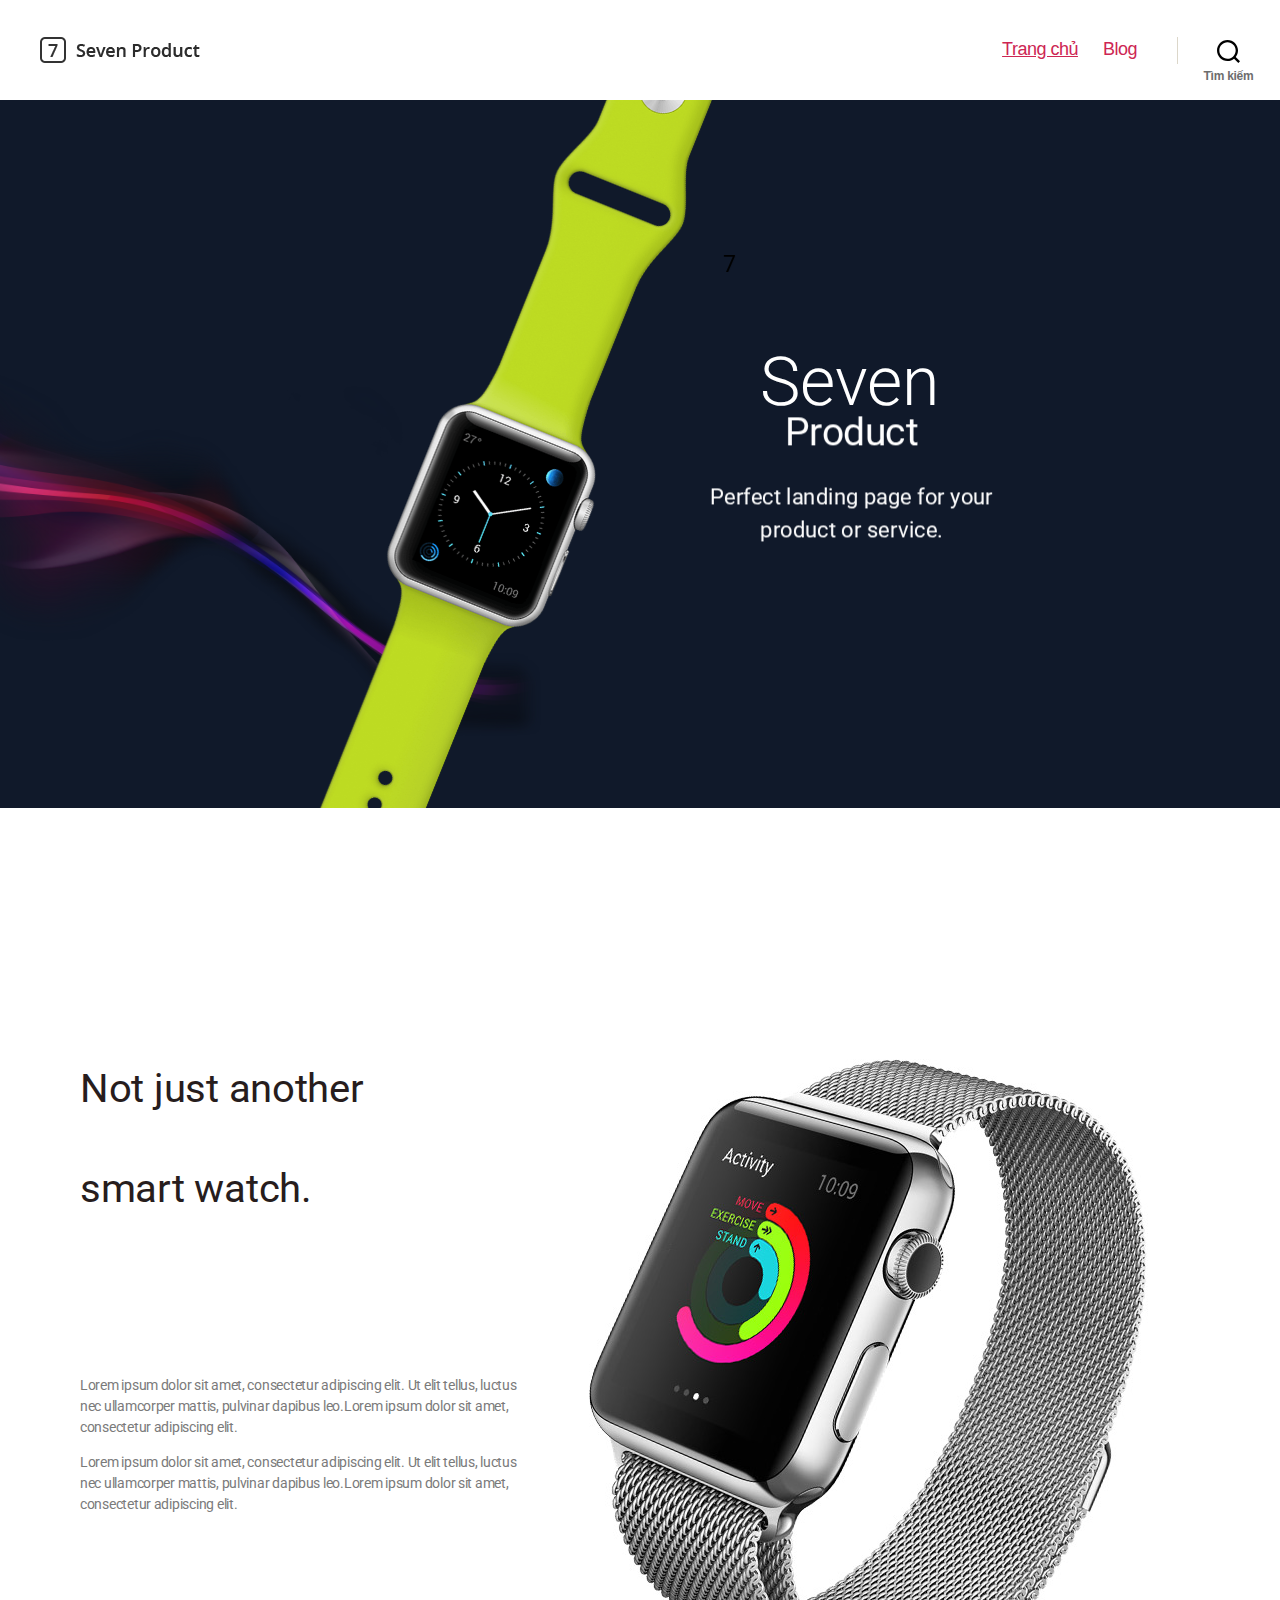
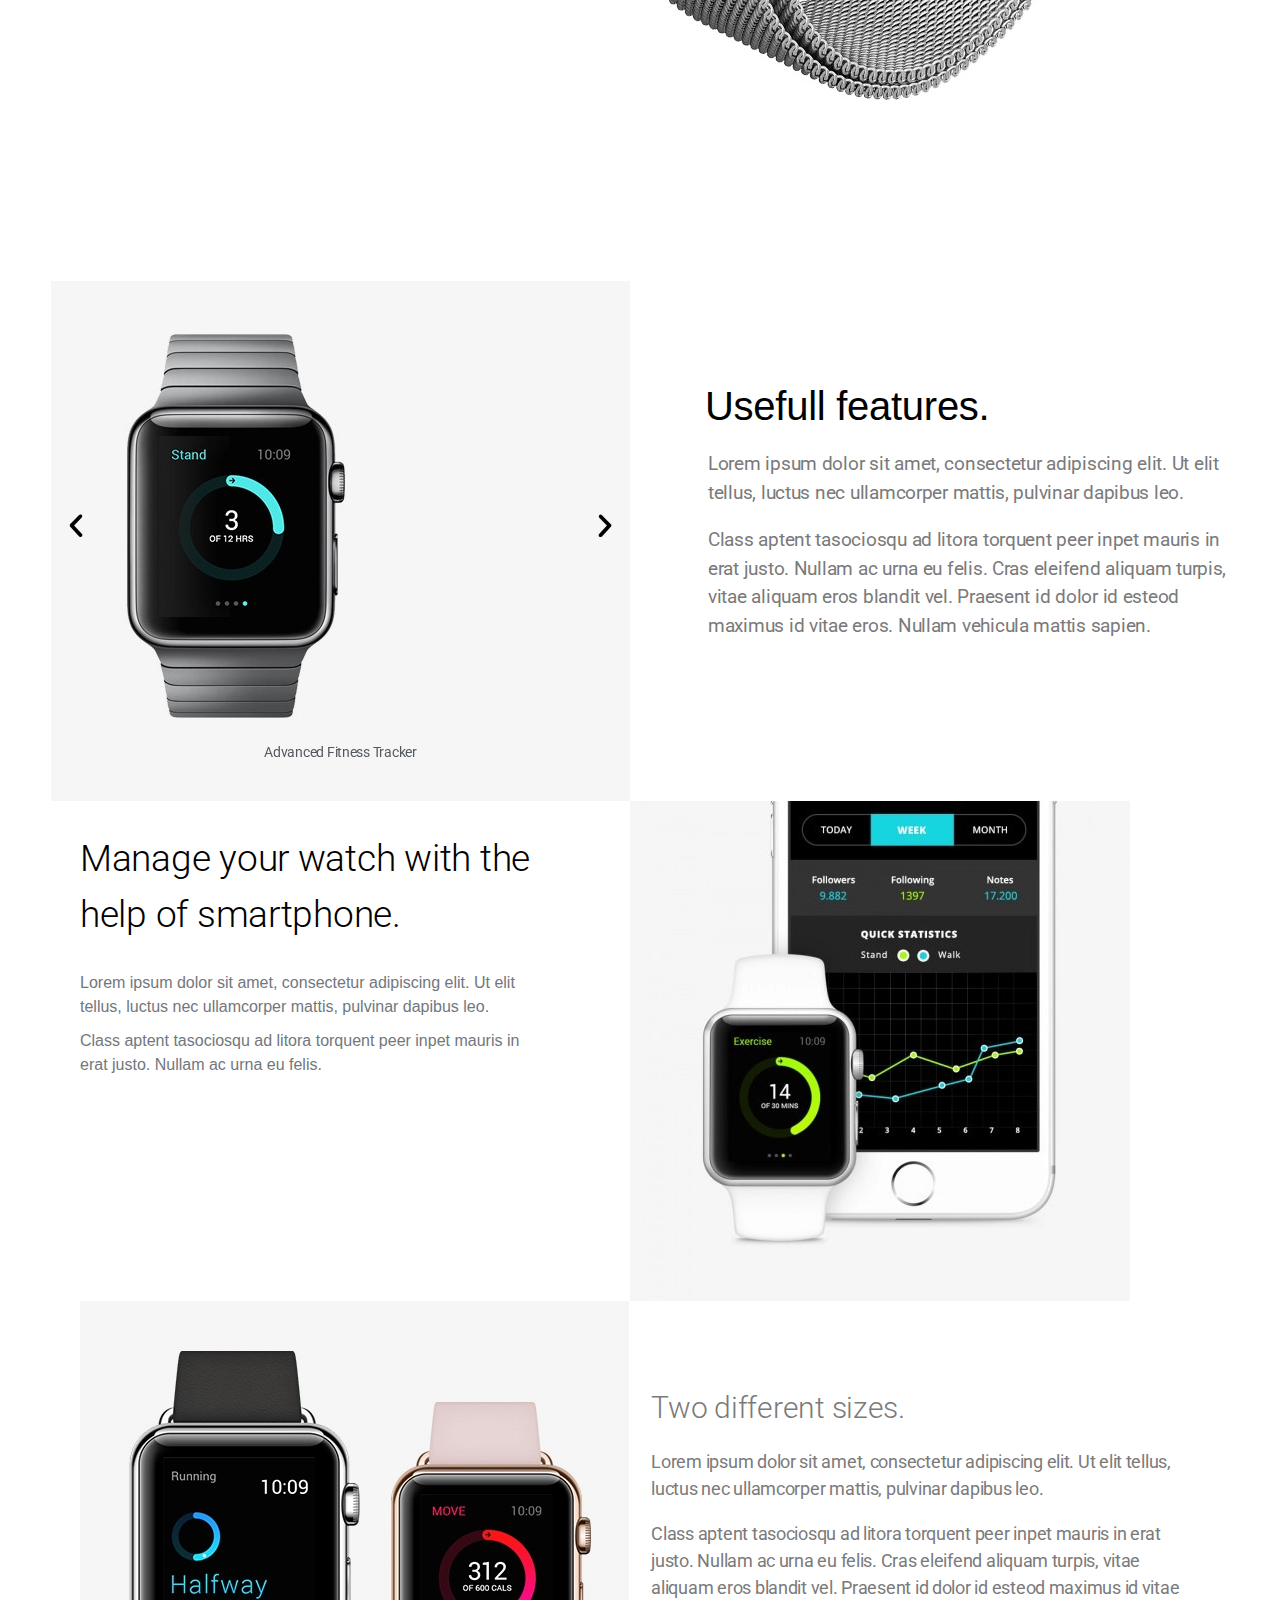
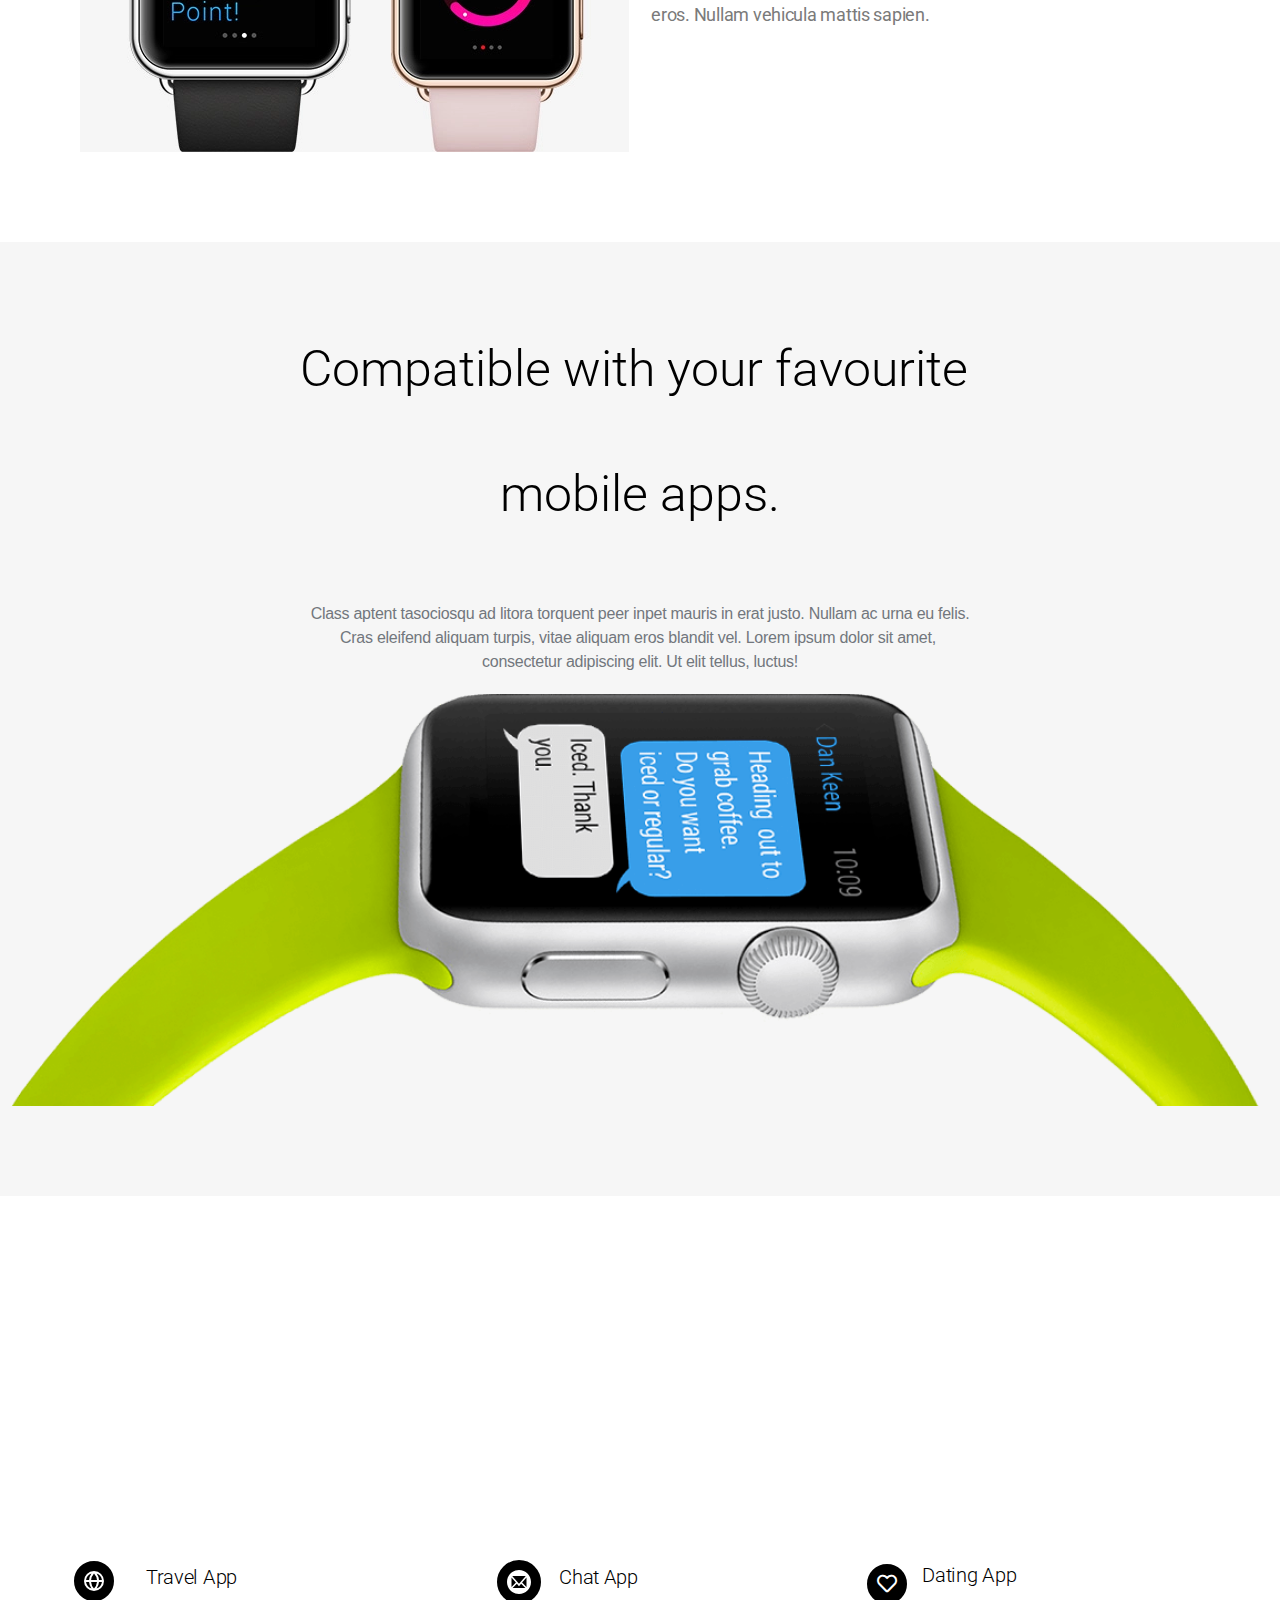
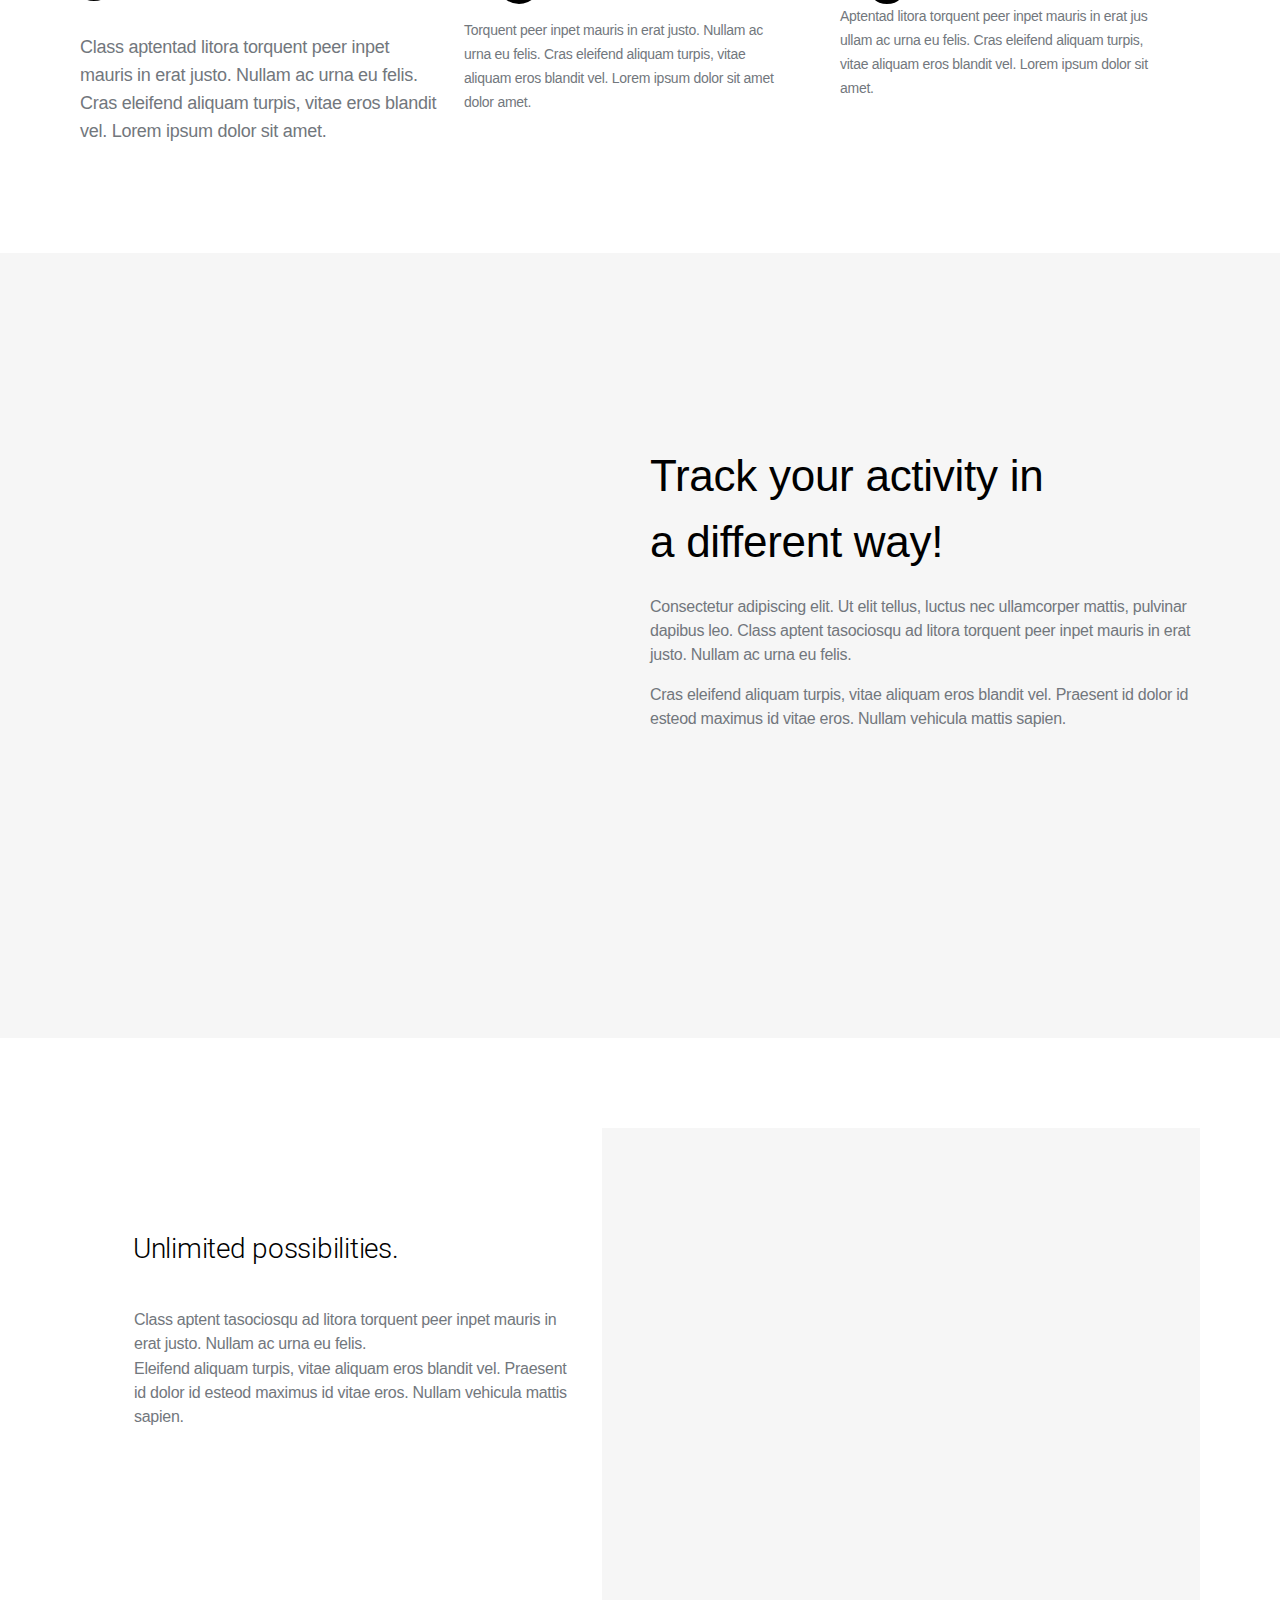
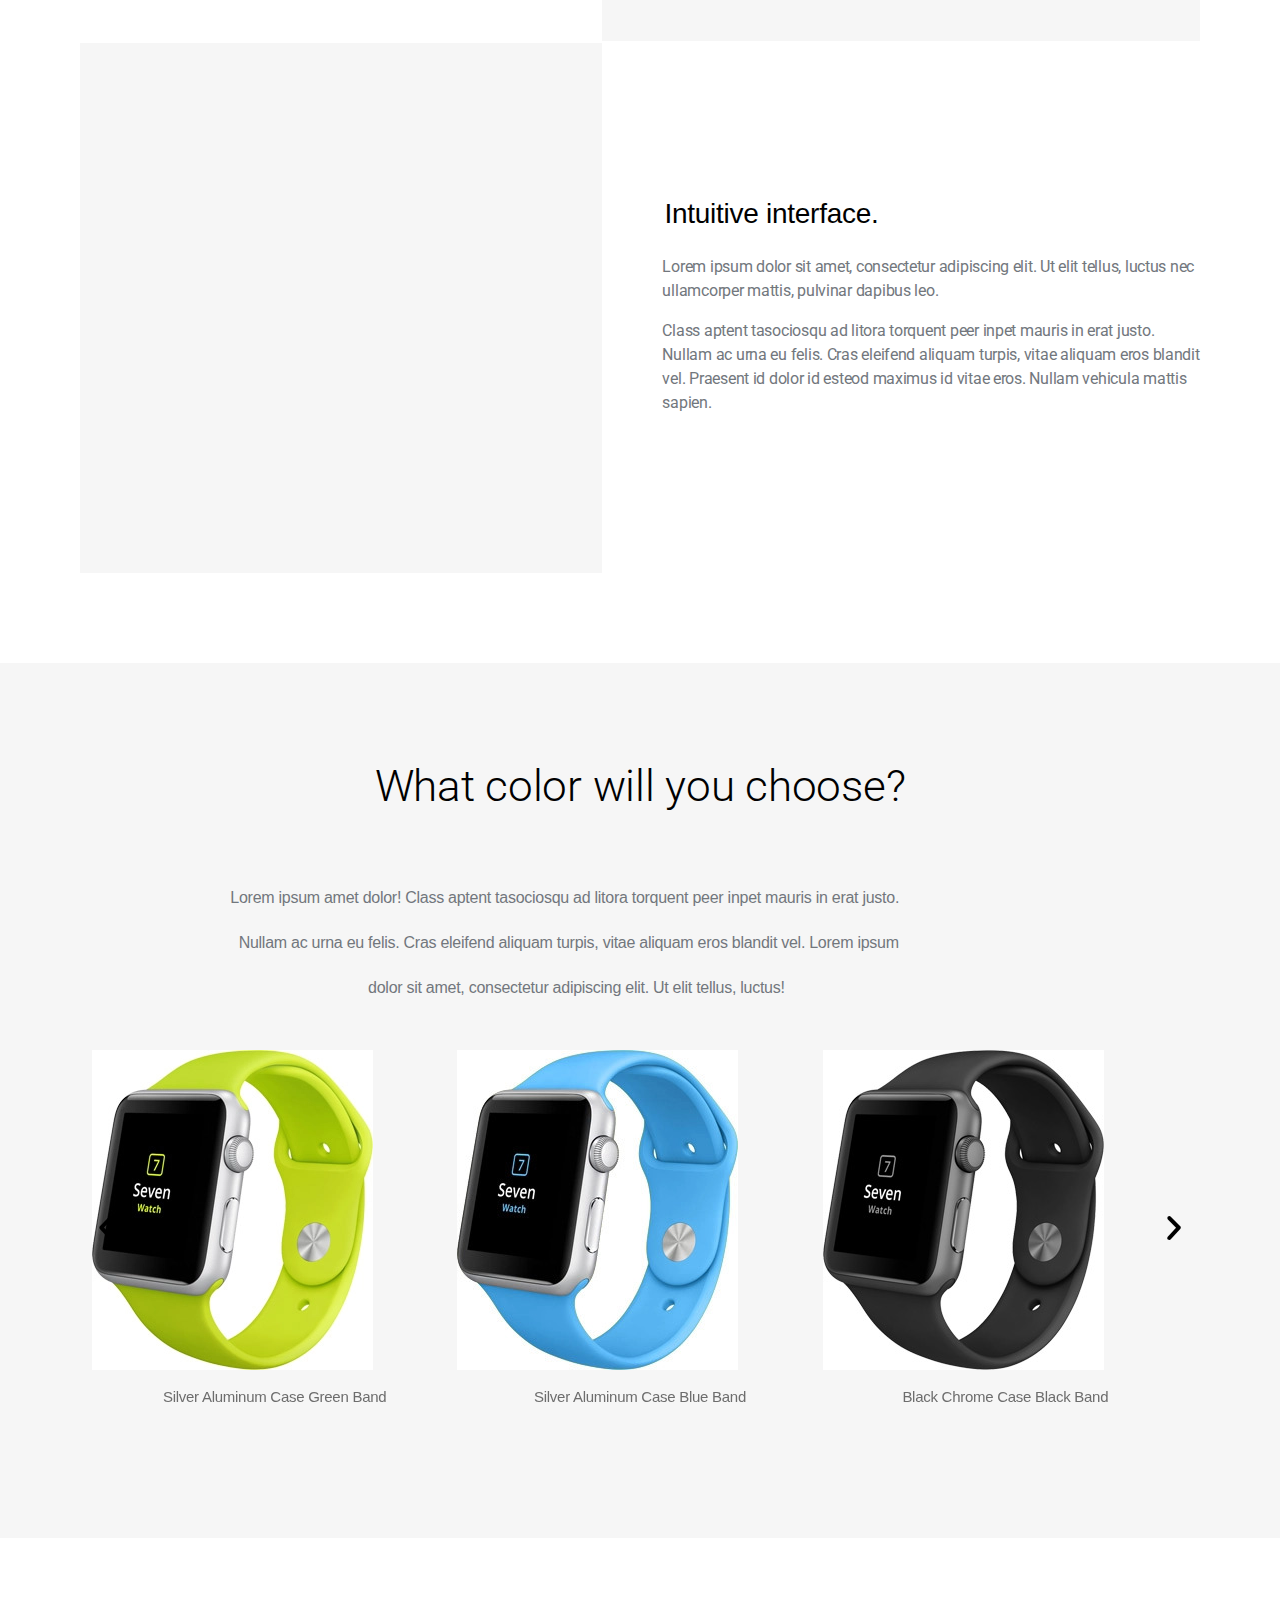
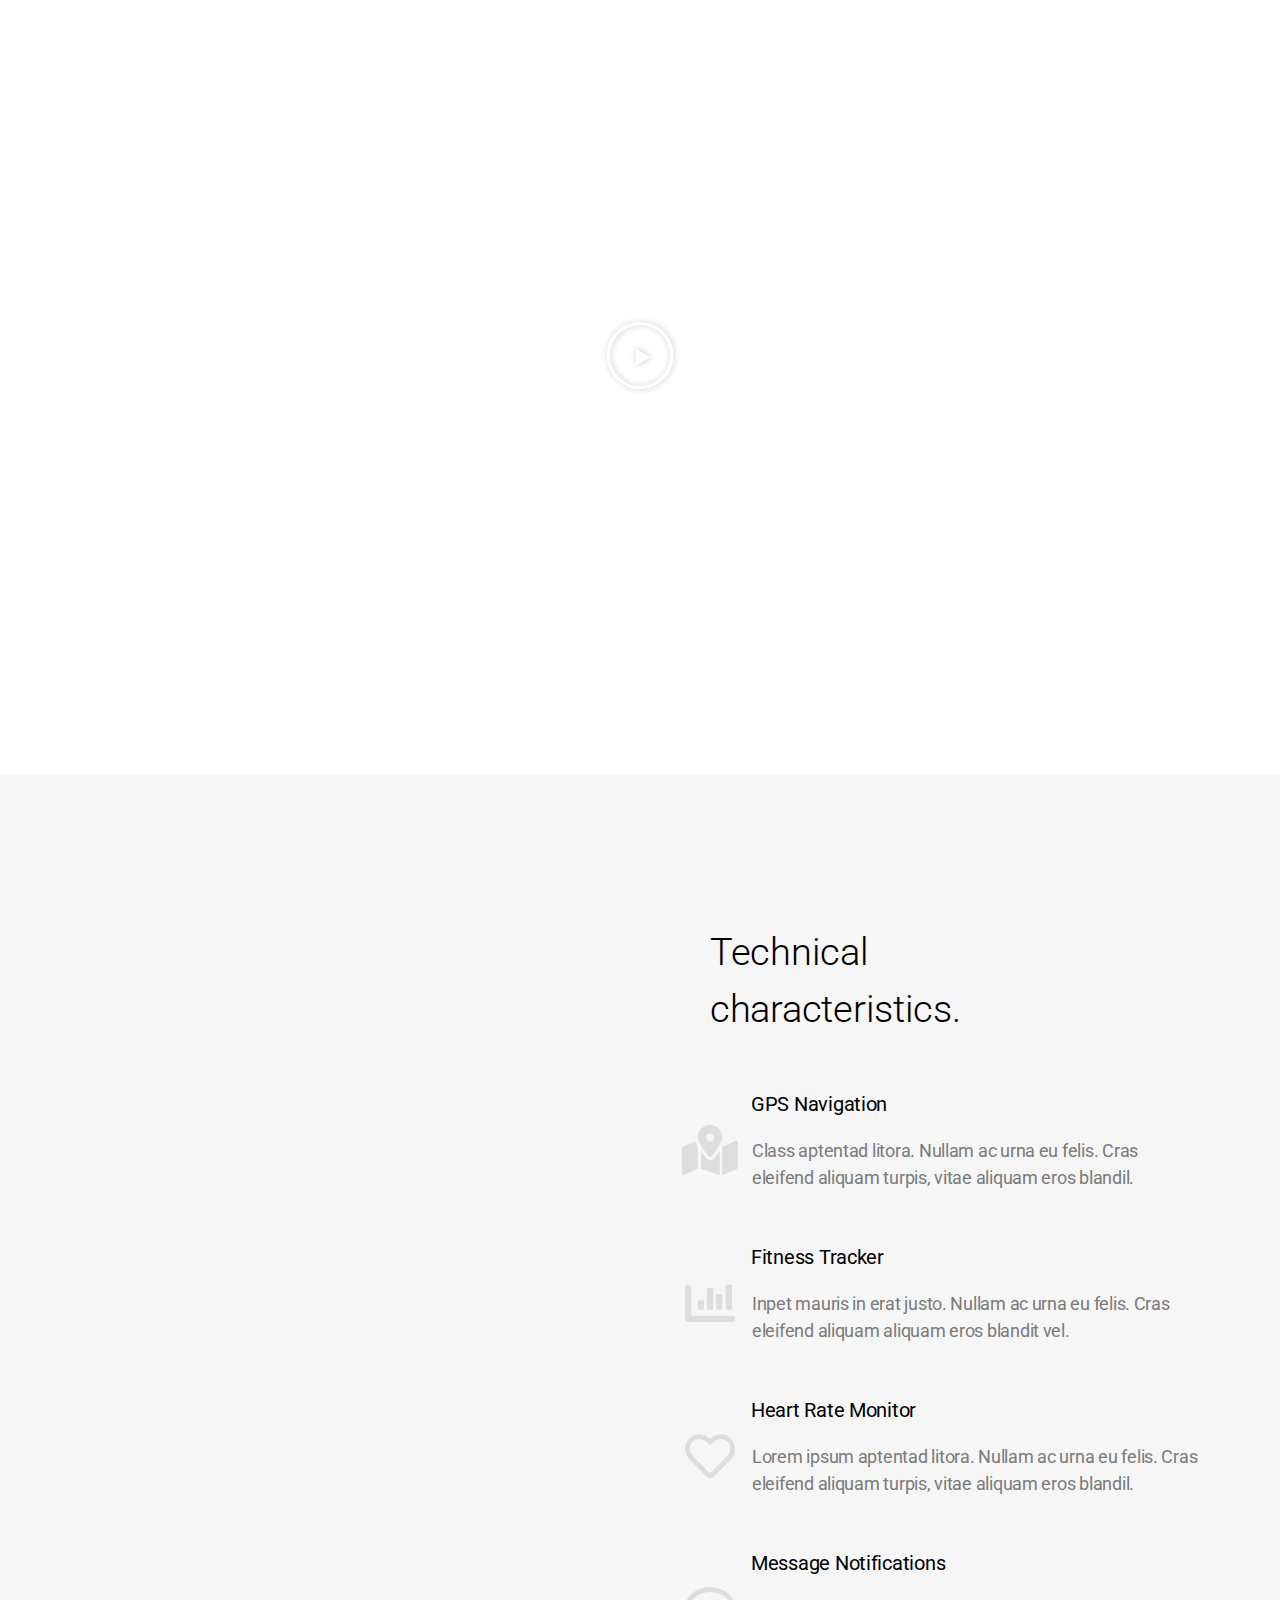
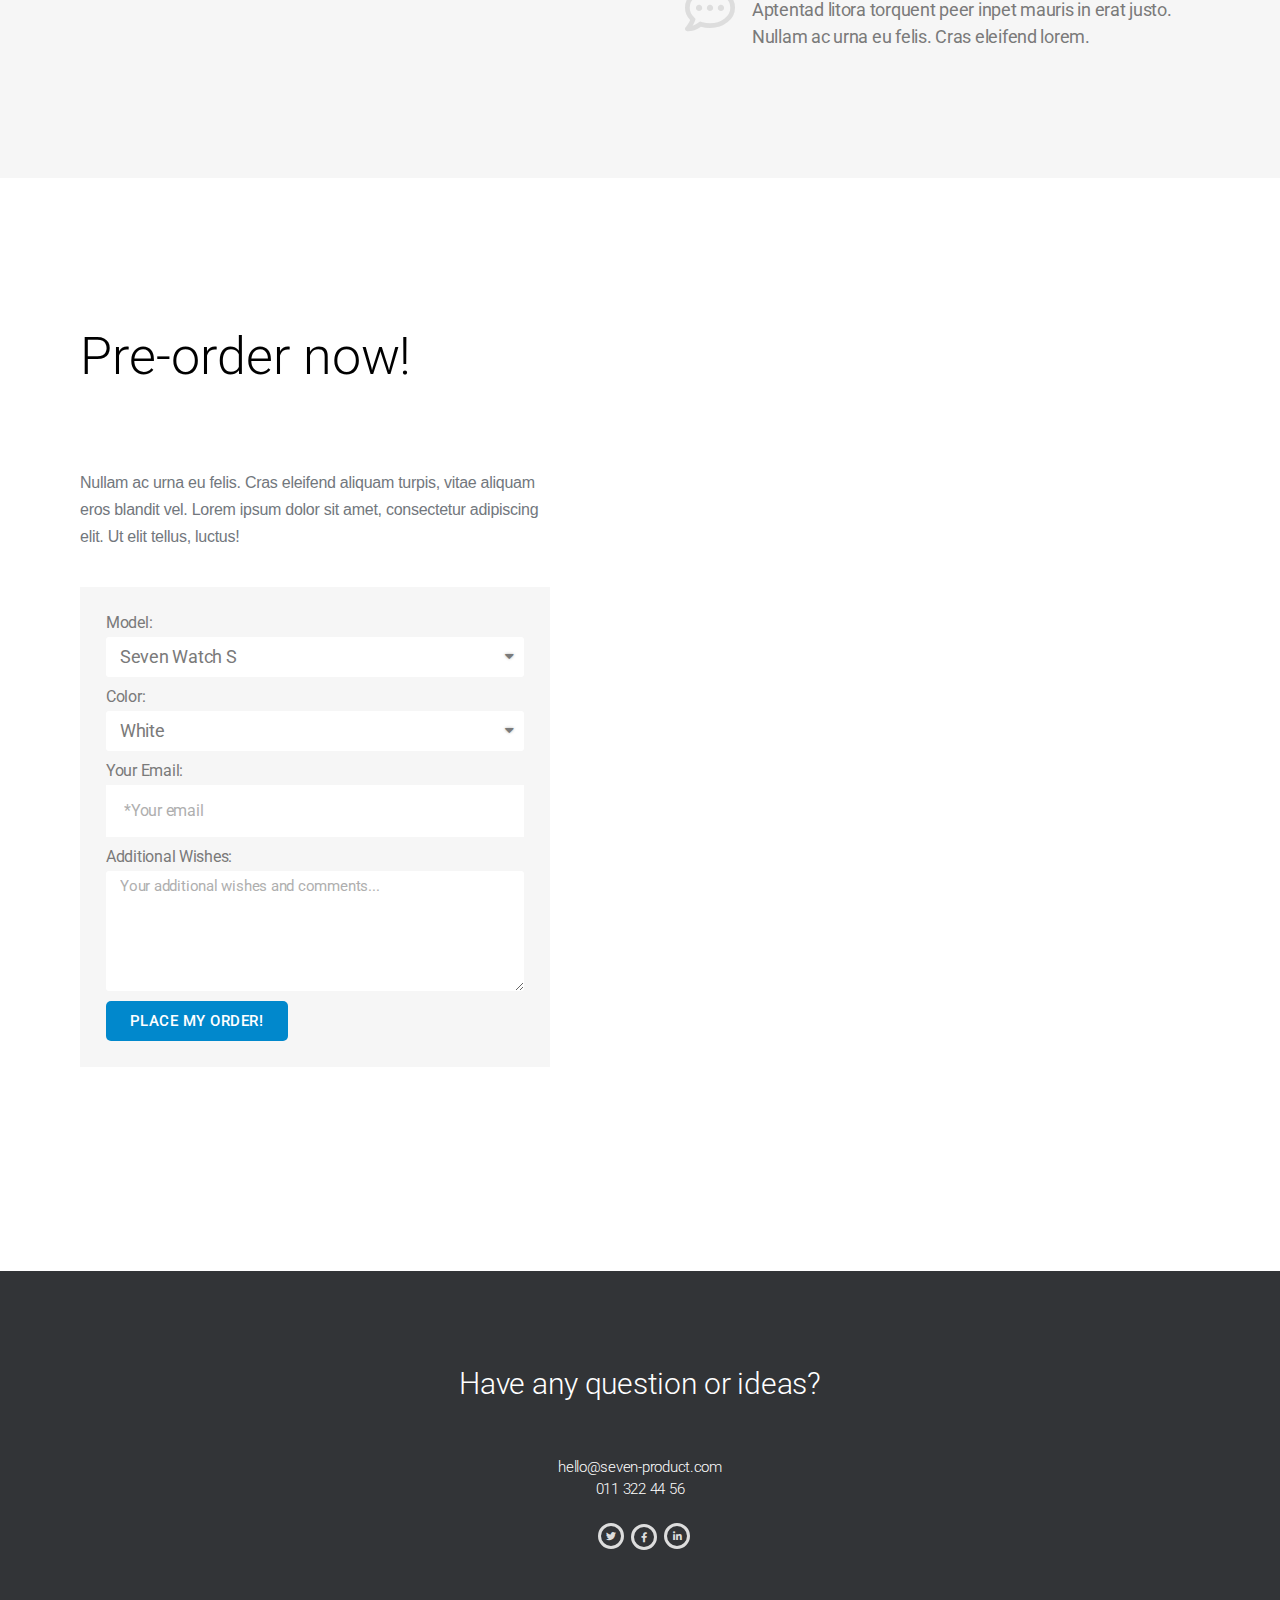
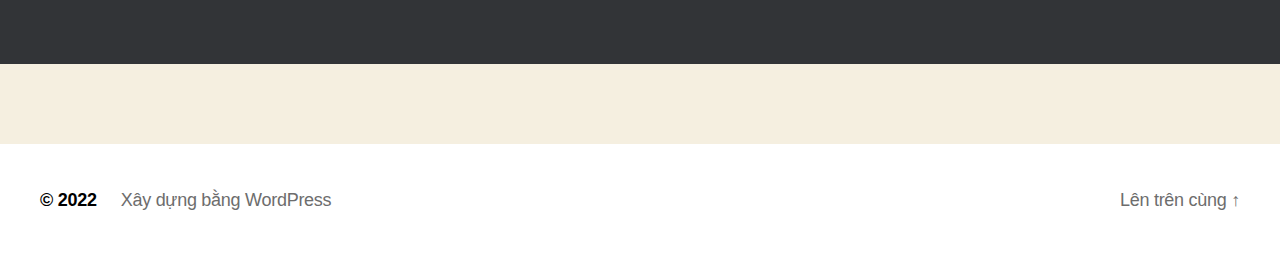
<file: index.html>
<!DOCTYPE html>
<html class="no-js" lang="vi">

	<head>

		<meta charset="UTF-8">
		<meta name="viewport" content="width=device-width, initial-scale=1.0">

		<link rel="profile" href="https://gmpg.org/xfn/11">

		<title></title>
<meta name="robots" content="max-image-preview:large">
<link rel="dns-prefetch" href="//s.w.org">
<link rel="alternate" type="application/rss+xml" title="Dòng thông tin  &raquo;" href="https://nguyendinhbao12312.github.io/mywordpress/feed/">
<link rel="alternate" type="application/rss+xml" title="Dòng phản hồi  &raquo;" href="https://nguyendinhbao12312.github.io/mywordpress/comments/feed/">
<script>
window._wpemojiSettings = {"baseUrl":"https:\/\/s.w.org\/images\/core\/emoji\/14.0.0\/72x72\/","ext":".png","svgUrl":"https:\/\/s.w.org\/images\/core\/emoji\/14.0.0\/svg\/","svgExt":".svg","source":{"concatemoji":"http:\/\/localhost:7000\/myproject\/wordpress\/wp-includes\/js\/wp-emoji-release.min.js?ver=6.0.2"}};
/*! This file is auto-generated */
!function(e,a,t){var n,r,o,i=a.createElement("canvas"),p=i.getContext&&i.getContext("2d");function s(e,t){var a=String.fromCharCode,e=(p.clearRect(0,0,i.width,i.height),p.fillText(a.apply(this,e),0,0),i.toDataURL());return p.clearRect(0,0,i.width,i.height),p.fillText(a.apply(this,t),0,0),e===i.toDataURL()}function c(e){var t=a.createElement("script");t.src=e,t.defer=t.type="text/javascript",a.getElementsByTagName("head")[0].appendChild(t)}for(o=Array("flag","emoji"),t.supports={everything:!0,everythingExceptFlag:!0},r=0;r<o.length;r++)t.supports[o[r]]=function(e){if(!p||!p.fillText)return!1;switch(p.textBaseline="top",p.font="600 32px Arial",e){case"flag":return s([127987,65039,8205,9895,65039],[127987,65039,8203,9895,65039])?!1:!s([55356,56826,55356,56819],[55356,56826,8203,55356,56819])&&!s([55356,57332,56128,56423,56128,56418,56128,56421,56128,56430,56128,56423,56128,56447],[55356,57332,8203,56128,56423,8203,56128,56418,8203,56128,56421,8203,56128,56430,8203,56128,56423,8203,56128,56447]);case"emoji":return!s([129777,127995,8205,129778,127999],[129777,127995,8203,129778,127999])}return!1}(o[r]),t.supports.everything=t.supports.everything&&t.supports[o[r]],"flag"!==o[r]&&(t.supports.everythingExceptFlag=t.supports.everythingExceptFlag&&t.supports[o[r]]);t.supports.everythingExceptFlag=t.supports.everythingExceptFlag&&!t.supports.flag,t.DOMReady=!1,t.readyCallback=function(){t.DOMReady=!0},t.supports.everything||(n=function(){t.readyCallback()},a.addEventListener?(a.addEventListener("DOMContentLoaded",n,!1),e.addEventListener("load",n,!1)):(e.attachEvent("onload",n),a.attachEvent("onreadystatechange",function(){"complete"===a.readyState&&t.readyCallback()})),(e=t.source||{}).concatemoji?c(e.concatemoji):e.wpemoji&&e.twemoji&&(c(e.twemoji),c(e.wpemoji)))}(window,document,window._wpemojiSettings);
</script>
<style>img.wp-smiley,
img.emoji {
	display: inline !important;
	border: none !important;
	box-shadow: none !important;
	height: 1em !important;
	width: 1em !important;
	margin: 0 0.07em !important;
	vertical-align: -0.1em !important;
	background: none !important;
	padding: 0 !important;
}</style>
	<link rel="stylesheet" id="wp-block-library-css" href="https://nguyendinhbao12312.github.io/mywordpress/wp-includes/css/dist/block-library/style.min.css?ver=6.0.2" media="all">
<style id="global-styles-inline-css">body{--wp--preset--color--black: #000000;--wp--preset--color--cyan-bluish-gray: #abb8c3;--wp--preset--color--white: #ffffff;--wp--preset--color--pale-pink: #f78da7;--wp--preset--color--vivid-red: #cf2e2e;--wp--preset--color--luminous-vivid-orange: #ff6900;--wp--preset--color--luminous-vivid-amber: #fcb900;--wp--preset--color--light-green-cyan: #7bdcb5;--wp--preset--color--vivid-green-cyan: #00d084;--wp--preset--color--pale-cyan-blue: #8ed1fc;--wp--preset--color--vivid-cyan-blue: #0693e3;--wp--preset--color--vivid-purple: #9b51e0;--wp--preset--color--accent: #cd2653;--wp--preset--color--primary: #000000;--wp--preset--color--secondary: #6d6d6d;--wp--preset--color--subtle-background: #dcd7ca;--wp--preset--color--background: #f5efe0;--wp--preset--gradient--vivid-cyan-blue-to-vivid-purple: linear-gradient(135deg,rgba(6,147,227,1) 0%,rgb(155,81,224) 100%);--wp--preset--gradient--light-green-cyan-to-vivid-green-cyan: linear-gradient(135deg,rgb(122,220,180) 0%,rgb(0,208,130) 100%);--wp--preset--gradient--luminous-vivid-amber-to-luminous-vivid-orange: linear-gradient(135deg,rgba(252,185,0,1) 0%,rgba(255,105,0,1) 100%);--wp--preset--gradient--luminous-vivid-orange-to-vivid-red: linear-gradient(135deg,rgba(255,105,0,1) 0%,rgb(207,46,46) 100%);--wp--preset--gradient--very-light-gray-to-cyan-bluish-gray: linear-gradient(135deg,rgb(238,238,238) 0%,rgb(169,184,195) 100%);--wp--preset--gradient--cool-to-warm-spectrum: linear-gradient(135deg,rgb(74,234,220) 0%,rgb(151,120,209) 20%,rgb(207,42,186) 40%,rgb(238,44,130) 60%,rgb(251,105,98) 80%,rgb(254,248,76) 100%);--wp--preset--gradient--blush-light-purple: linear-gradient(135deg,rgb(255,206,236) 0%,rgb(152,150,240) 100%);--wp--preset--gradient--blush-bordeaux: linear-gradient(135deg,rgb(254,205,165) 0%,rgb(254,45,45) 50%,rgb(107,0,62) 100%);--wp--preset--gradient--luminous-dusk: linear-gradient(135deg,rgb(255,203,112) 0%,rgb(199,81,192) 50%,rgb(65,88,208) 100%);--wp--preset--gradient--pale-ocean: linear-gradient(135deg,rgb(255,245,203) 0%,rgb(182,227,212) 50%,rgb(51,167,181) 100%);--wp--preset--gradient--electric-grass: linear-gradient(135deg,rgb(202,248,128) 0%,rgb(113,206,126) 100%);--wp--preset--gradient--midnight: linear-gradient(135deg,rgb(2,3,129) 0%,rgb(40,116,252) 100%);--wp--preset--duotone--dark-grayscale: url('#wp-duotone-dark-grayscale');--wp--preset--duotone--grayscale: url('#wp-duotone-grayscale');--wp--preset--duotone--purple-yellow: url('#wp-duotone-purple-yellow');--wp--preset--duotone--blue-red: url('#wp-duotone-blue-red');--wp--preset--duotone--midnight: url('#wp-duotone-midnight');--wp--preset--duotone--magenta-yellow: url('#wp-duotone-magenta-yellow');--wp--preset--duotone--purple-green: url('#wp-duotone-purple-green');--wp--preset--duotone--blue-orange: url('#wp-duotone-blue-orange');--wp--preset--font-size--small: 18px;--wp--preset--font-size--medium: 20px;--wp--preset--font-size--large: 26.25px;--wp--preset--font-size--x-large: 42px;--wp--preset--font-size--normal: 21px;--wp--preset--font-size--larger: 32px;}.has-black-color{color: var(--wp--preset--color--black) !important;}.has-cyan-bluish-gray-color{color: var(--wp--preset--color--cyan-bluish-gray) !important;}.has-white-color{color: var(--wp--preset--color--white) !important;}.has-pale-pink-color{color: var(--wp--preset--color--pale-pink) !important;}.has-vivid-red-color{color: var(--wp--preset--color--vivid-red) !important;}.has-luminous-vivid-orange-color{color: var(--wp--preset--color--luminous-vivid-orange) !important;}.has-luminous-vivid-amber-color{color: var(--wp--preset--color--luminous-vivid-amber) !important;}.has-light-green-cyan-color{color: var(--wp--preset--color--light-green-cyan) !important;}.has-vivid-green-cyan-color{color: var(--wp--preset--color--vivid-green-cyan) !important;}.has-pale-cyan-blue-color{color: var(--wp--preset--color--pale-cyan-blue) !important;}.has-vivid-cyan-blue-color{color: var(--wp--preset--color--vivid-cyan-blue) !important;}.has-vivid-purple-color{color: var(--wp--preset--color--vivid-purple) !important;}.has-black-background-color{background-color: var(--wp--preset--color--black) !important;}.has-cyan-bluish-gray-background-color{background-color: var(--wp--preset--color--cyan-bluish-gray) !important;}.has-white-background-color{background-color: var(--wp--preset--color--white) !important;}.has-pale-pink-background-color{background-color: var(--wp--preset--color--pale-pink) !important;}.has-vivid-red-background-color{background-color: var(--wp--preset--color--vivid-red) !important;}.has-luminous-vivid-orange-background-color{background-color: var(--wp--preset--color--luminous-vivid-orange) !important;}.has-luminous-vivid-amber-background-color{background-color: var(--wp--preset--color--luminous-vivid-amber) !important;}.has-light-green-cyan-background-color{background-color: var(--wp--preset--color--light-green-cyan) !important;}.has-vivid-green-cyan-background-color{background-color: var(--wp--preset--color--vivid-green-cyan) !important;}.has-pale-cyan-blue-background-color{background-color: var(--wp--preset--color--pale-cyan-blue) !important;}.has-vivid-cyan-blue-background-color{background-color: var(--wp--preset--color--vivid-cyan-blue) !important;}.has-vivid-purple-background-color{background-color: var(--wp--preset--color--vivid-purple) !important;}.has-black-border-color{border-color: var(--wp--preset--color--black) !important;}.has-cyan-bluish-gray-border-color{border-color: var(--wp--preset--color--cyan-bluish-gray) !important;}.has-white-border-color{border-color: var(--wp--preset--color--white) !important;}.has-pale-pink-border-color{border-color: var(--wp--preset--color--pale-pink) !important;}.has-vivid-red-border-color{border-color: var(--wp--preset--color--vivid-red) !important;}.has-luminous-vivid-orange-border-color{border-color: var(--wp--preset--color--luminous-vivid-orange) !important;}.has-luminous-vivid-amber-border-color{border-color: var(--wp--preset--color--luminous-vivid-amber) !important;}.has-light-green-cyan-border-color{border-color: var(--wp--preset--color--light-green-cyan) !important;}.has-vivid-green-cyan-border-color{border-color: var(--wp--preset--color--vivid-green-cyan) !important;}.has-pale-cyan-blue-border-color{border-color: var(--wp--preset--color--pale-cyan-blue) !important;}.has-vivid-cyan-blue-border-color{border-color: var(--wp--preset--color--vivid-cyan-blue) !important;}.has-vivid-purple-border-color{border-color: var(--wp--preset--color--vivid-purple) !important;}.has-vivid-cyan-blue-to-vivid-purple-gradient-background{background: var(--wp--preset--gradient--vivid-cyan-blue-to-vivid-purple) !important;}.has-light-green-cyan-to-vivid-green-cyan-gradient-background{background: var(--wp--preset--gradient--light-green-cyan-to-vivid-green-cyan) !important;}.has-luminous-vivid-amber-to-luminous-vivid-orange-gradient-background{background: var(--wp--preset--gradient--luminous-vivid-amber-to-luminous-vivid-orange) !important;}.has-luminous-vivid-orange-to-vivid-red-gradient-background{background: var(--wp--preset--gradient--luminous-vivid-orange-to-vivid-red) !important;}.has-very-light-gray-to-cyan-bluish-gray-gradient-background{background: var(--wp--preset--gradient--very-light-gray-to-cyan-bluish-gray) !important;}.has-cool-to-warm-spectrum-gradient-background{background: var(--wp--preset--gradient--cool-to-warm-spectrum) !important;}.has-blush-light-purple-gradient-background{background: var(--wp--preset--gradient--blush-light-purple) !important;}.has-blush-bordeaux-gradient-background{background: var(--wp--preset--gradient--blush-bordeaux) !important;}.has-luminous-dusk-gradient-background{background: var(--wp--preset--gradient--luminous-dusk) !important;}.has-pale-ocean-gradient-background{background: var(--wp--preset--gradient--pale-ocean) !important;}.has-electric-grass-gradient-background{background: var(--wp--preset--gradient--electric-grass) !important;}.has-midnight-gradient-background{background: var(--wp--preset--gradient--midnight) !important;}.has-small-font-size{font-size: var(--wp--preset--font-size--small) !important;}.has-medium-font-size{font-size: var(--wp--preset--font-size--medium) !important;}.has-large-font-size{font-size: var(--wp--preset--font-size--large) !important;}.has-x-large-font-size{font-size: var(--wp--preset--font-size--x-large) !important;}</style>
<link rel="stylesheet" id="twentytwenty-style-css" href="https://nguyendinhbao12312.github.io/mywordpress/wp-content/themes/twentytwenty/style.css?ver=2.0" media="all">
<style id="twentytwenty-style-inline-css">.color-accent,.color-accent-hover:hover,.color-accent-hover:focus,:root .has-accent-color,.has-drop-cap:not(:focus):first-letter,.wp-block-button.is-style-outline,a { color: #cd2653; }blockquote,.border-color-accent,.border-color-accent-hover:hover,.border-color-accent-hover:focus { border-color: #cd2653; }button,.button,.faux-button,.wp-block-button__link,.wp-block-file .wp-block-file__button,input[type="button"],input[type="reset"],input[type="submit"],.bg-accent,.bg-accent-hover:hover,.bg-accent-hover:focus,:root .has-accent-background-color,.comment-reply-link { background-color: #cd2653; }.fill-children-accent,.fill-children-accent * { fill: #cd2653; }body,.entry-title a,:root .has-primary-color { color: #000000; }:root .has-primary-background-color { background-color: #000000; }cite,figcaption,.wp-caption-text,.post-meta,.entry-content .wp-block-archives li,.entry-content .wp-block-categories li,.entry-content .wp-block-latest-posts li,.wp-block-latest-comments__comment-date,.wp-block-latest-posts__post-date,.wp-block-embed figcaption,.wp-block-image figcaption,.wp-block-pullquote cite,.comment-metadata,.comment-respond .comment-notes,.comment-respond .logged-in-as,.pagination .dots,.entry-content hr:not(.has-background),hr.styled-separator,:root .has-secondary-color { color: #6d6d6d; }:root .has-secondary-background-color { background-color: #6d6d6d; }pre,fieldset,input,textarea,table,table *,hr { border-color: #dcd7ca; }caption,code,code,kbd,samp,.wp-block-table.is-style-stripes tbody tr:nth-child(odd),:root .has-subtle-background-background-color { background-color: #dcd7ca; }.wp-block-table.is-style-stripes { border-bottom-color: #dcd7ca; }.wp-block-latest-posts.is-grid li { border-top-color: #dcd7ca; }:root .has-subtle-background-color { color: #dcd7ca; }body:not(.overlay-header) .primary-menu > li > a,body:not(.overlay-header) .primary-menu > li > .icon,.modal-menu a,.footer-menu a, .footer-widgets a,#site-footer .wp-block-button.is-style-outline,.wp-block-pullquote:before,.singular:not(.overlay-header) .entry-header a,.archive-header a,.header-footer-group .color-accent,.header-footer-group .color-accent-hover:hover { color: #cd2653; }.social-icons a,#site-footer button:not(.toggle),#site-footer .button,#site-footer .faux-button,#site-footer .wp-block-button__link,#site-footer .wp-block-file__button,#site-footer input[type="button"],#site-footer input[type="reset"],#site-footer input[type="submit"] { background-color: #cd2653; }.header-footer-group,body:not(.overlay-header) #site-header .toggle,.menu-modal .toggle { color: #000000; }body:not(.overlay-header) .primary-menu ul { background-color: #000000; }body:not(.overlay-header) .primary-menu > li > ul:after { border-bottom-color: #000000; }body:not(.overlay-header) .primary-menu ul ul:after { border-left-color: #000000; }.site-description,body:not(.overlay-header) .toggle-inner .toggle-text,.widget .post-date,.widget .rss-date,.widget_archive li,.widget_categories li,.widget cite,.widget_pages li,.widget_meta li,.widget_nav_menu li,.powered-by-wordpress,.to-the-top,.singular .entry-header .post-meta,.singular:not(.overlay-header) .entry-header .post-meta a { color: #6d6d6d; }.header-footer-group pre,.header-footer-group fieldset,.header-footer-group input,.header-footer-group textarea,.header-footer-group table,.header-footer-group table *,.footer-nav-widgets-wrapper,#site-footer,.menu-modal nav *,.footer-widgets-outer-wrapper,.footer-top { border-color: #dcd7ca; }.header-footer-group table caption,body:not(.overlay-header) .header-inner .toggle-wrapper::before { background-color: #dcd7ca; }
body,input,textarea,button,.button,.faux-button,.wp-block-button__link,.wp-block-file__button,.has-drop-cap:not(:focus)::first-letter,.entry-content .wp-block-archives,.entry-content .wp-block-categories,.entry-content .wp-block-cover-image,.entry-content .wp-block-latest-comments,.entry-content .wp-block-latest-posts,.entry-content .wp-block-pullquote,.entry-content .wp-block-quote.is-large,.entry-content .wp-block-quote.is-style-large,.entry-content .wp-block-archives *,.entry-content .wp-block-categories *,.entry-content .wp-block-latest-posts *,.entry-content .wp-block-latest-comments *,.entry-content p,.entry-content ol,.entry-content ul,.entry-content dl,.entry-content dt,.entry-content cite,.entry-content figcaption,.entry-content .wp-caption-text,.comment-content p,.comment-content ol,.comment-content ul,.comment-content dl,.comment-content dt,.comment-content cite,.comment-content figcaption,.comment-content .wp-caption-text,.widget_text p,.widget_text ol,.widget_text ul,.widget_text dl,.widget_text dt,.widget-content .rssSummary,.widget-content cite,.widget-content figcaption,.widget-content .wp-caption-text { font-family: 'Libre Franklin',sans-serif; }</style>
<link rel="stylesheet" id="twentytwenty-print-style-css" href="https://nguyendinhbao12312.github.io/mywordpress/wp-content/themes/twentytwenty/print.css?ver=2.0" media="print">
<link rel="stylesheet" id="elementor-icons-css" href="https://nguyendinhbao12312.github.io/mywordpress/wp-content/plugins/elementor/assets/lib/eicons/css/elementor-icons.min.css?ver=5.16.0" media="all">
<link rel="stylesheet" id="elementor-frontend-css" href="https://nguyendinhbao12312.github.io/mywordpress/wp-content/plugins/elementor/assets/css/frontend-lite.min.css?ver=3.7.6" media="all">
<link rel="stylesheet" id="elementor-post-102-css" href="https://nguyendinhbao12312.github.io/mywordpress/wp-content/uploads/elementor/css/post-102.css?ver=1663403351" media="all">
<link rel="stylesheet" id="elementor-pro-css" href="https://nguyendinhbao12312.github.io/mywordpress/wp-content/plugins/elementor-pro/assets/css/frontend-lite.min.css?ver=3.7.1" media="all">
<link rel="stylesheet" id="elementor-global-css" href="https://nguyendinhbao12312.github.io/mywordpress/wp-content/uploads/elementor/css/global.css?ver=1663403420" media="all">
<link rel="stylesheet" id="elementor-post-275-css" href="https://nguyendinhbao12312.github.io/mywordpress/wp-content/uploads/elementor/css/post-275.css?ver=1663856722" media="all">
<link rel="stylesheet" id="eael-general-css" href="https://nguyendinhbao12312.github.io/mywordpress/wp-content/plugins/essential-addons-for-elementor-lite/assets/front-end/css/view/general.min.css?ver=5.3.1" media="all">
<link rel="stylesheet" id="google-fonts-1-css" href="https://fonts.googleapis.com/css?family=Roboto%3A100%2C100italic%2C200%2C200italic%2C300%2C300italic%2C400%2C400italic%2C500%2C500italic%2C600%2C600italic%2C700%2C700italic%2C800%2C800italic%2C900%2C900italic%7CRoboto+Slab%3A100%2C100italic%2C200%2C200italic%2C300%2C300italic%2C400%2C400italic%2C500%2C500italic%2C600%2C600italic%2C700%2C700italic%2C800%2C800italic%2C900%2C900italic&#038;display=auto&#038;subset=vietnamese&#038;ver=6.0.2" media="all">
<link rel="stylesheet" id="elementor-icons-shared-0-css" href="https://nguyendinhbao12312.github.io/mywordpress/wp-content/plugins/elementor/assets/lib/font-awesome/css/fontawesome.min.css?ver=5.15.3" media="all">
<link rel="stylesheet" id="elementor-icons-fa-regular-css" href="https://nguyendinhbao12312.github.io/mywordpress/wp-content/plugins/elementor/assets/lib/font-awesome/css/regular.min.css?ver=5.15.3" media="all">
<link rel="stylesheet" id="elementor-icons-fa-solid-css" href="https://nguyendinhbao12312.github.io/mywordpress/wp-content/plugins/elementor/assets/lib/font-awesome/css/solid.min.css?ver=5.15.3" media="all">
<link rel="stylesheet" id="elementor-icons-fa-brands-css" href="https://nguyendinhbao12312.github.io/mywordpress/wp-content/plugins/elementor/assets/lib/font-awesome/css/brands.min.css?ver=5.15.3" media="all">
<script src="https://nguyendinhbao12312.github.io/mywordpress/wp-content/themes/twentytwenty/assets/js/index.js?ver=2.0" id="twentytwenty-js-js" async></script>
<script src="https://nguyendinhbao12312.github.io/mywordpress/wp-includes/js/jquery/jquery.min.js?ver=3.6.0" id="jquery-core-js"></script>
<script src="https://nguyendinhbao12312.github.io/mywordpress/wp-includes/js/jquery/jquery-migrate.min.js?ver=3.3.2" id="jquery-migrate-js"></script>
<link rel="https://api.w.org/" href="https://nguyendinhbao12312.github.io/mywordpress/wp-json/">
<link rel="alternate" type="application/json" href="https://nguyendinhbao12312.github.io/mywordpress/wp-json/wp/v2/pages/275">
<link rel="EditURI" type="application/rsd+xml" title="RSD" href="https://nguyendinhbao12312.github.io/mywordpress/xmlrpc.php?rsd">
<link rel="wlwmanifest" type="application/wlwmanifest+xml" href="https://nguyendinhbao12312.github.io/mywordpress/wp-includes/wlwmanifest.xml"> 
<meta name="generator" content="WordPress 6.0.2">
<link rel="canonical" href="https://nguyendinhbao12312.github.io/mywordpress/">
<link rel="shortlink" href="https://nguyendinhbao12312.github.io/mywordpress/">
<link rel="alternate" type="application/json+oembed" href="https://nguyendinhbao12312.github.io/mywordpress/wp-json/oembed/1.0/embed?url=http%3A%2F%2Flocalhost%3A7000%2Fmyproject%2Fwordpress%2F">
<link rel="alternate" type="text/xml+oembed" href="https://nguyendinhbao12312.github.io/mywordpress/wp-json/oembed/1.0/embed?url=http%3A%2F%2Flocalhost%3A7000%2Fmyproject%2Fwordpress%2F&#038;format=xml">
<!-- Enter your scripts here -->	<script>document.documentElement.className = document.documentElement.className.replace( 'no-js', 'js' );</script>
	
	</head>

	<body class="home page-template page-template-elementor_header_footer page page-id-275 wp-custom-logo wp-embed-responsive singular enable-search-modal missing-post-thumbnail has-no-pagination not-showing-comments show-avatars elementor_header_footer footer-top-hidden elementor-default elementor-template-full-width elementor-kit-102 elementor-page elementor-page-275">

		<a class="skip-link screen-reader-text" href="#site-content">Chuyển đến nội dung</a><svg xmlns="http://www.w3.org/2000/svg" viewbox="0 0 0 0" width="0" height="0" focusable="false" role="none" style="visibility: hidden; position: absolute; left: -9999px; overflow: hidden;"><defs><filter id="wp-duotone-dark-grayscale"><fecolormatrix color-interpolation-filters="sRGB" type="matrix" values=" .299 .587 .114 0 0 .299 .587 .114 0 0 .299 .587 .114 0 0 .299 .587 .114 0 0 "></fecolormatrix><fecomponenttransfer color-interpolation-filters="sRGB"><fefuncr type="table" tablevalues="0 0.49803921568627"></fefuncr><fefuncg type="table" tablevalues="0 0.49803921568627"></fefuncg><fefuncb type="table" tablevalues="0 0.49803921568627"></fefuncb><fefunca type="table" tablevalues="1 1"></fefunca></fecomponenttransfer><fecomposite in2="SourceGraphic" operator="in"></fecomposite></filter></defs></svg><svg xmlns="http://www.w3.org/2000/svg" viewbox="0 0 0 0" width="0" height="0" focusable="false" role="none" style="visibility: hidden; position: absolute; left: -9999px; overflow: hidden;"><defs><filter id="wp-duotone-grayscale"><fecolormatrix color-interpolation-filters="sRGB" type="matrix" values=" .299 .587 .114 0 0 .299 .587 .114 0 0 .299 .587 .114 0 0 .299 .587 .114 0 0 "></fecolormatrix><fecomponenttransfer color-interpolation-filters="sRGB"><fefuncr type="table" tablevalues="0 1"></fefuncr><fefuncg type="table" tablevalues="0 1"></fefuncg><fefuncb type="table" tablevalues="0 1"></fefuncb><fefunca type="table" tablevalues="1 1"></fefunca></fecomponenttransfer><fecomposite in2="SourceGraphic" operator="in"></fecomposite></filter></defs></svg><svg xmlns="http://www.w3.org/2000/svg" viewbox="0 0 0 0" width="0" height="0" focusable="false" role="none" style="visibility: hidden; position: absolute; left: -9999px; overflow: hidden;"><defs><filter id="wp-duotone-purple-yellow"><fecolormatrix color-interpolation-filters="sRGB" type="matrix" values=" .299 .587 .114 0 0 .299 .587 .114 0 0 .299 .587 .114 0 0 .299 .587 .114 0 0 "></fecolormatrix><fecomponenttransfer color-interpolation-filters="sRGB"><fefuncr type="table" tablevalues="0.54901960784314 0.98823529411765"></fefuncr><fefuncg type="table" tablevalues="0 1"></fefuncg><fefuncb type="table" tablevalues="0.71764705882353 0.25490196078431"></fefuncb><fefunca type="table" tablevalues="1 1"></fefunca></fecomponenttransfer><fecomposite in2="SourceGraphic" operator="in"></fecomposite></filter></defs></svg><svg xmlns="http://www.w3.org/2000/svg" viewbox="0 0 0 0" width="0" height="0" focusable="false" role="none" style="visibility: hidden; position: absolute; left: -9999px; overflow: hidden;"><defs><filter id="wp-duotone-blue-red"><fecolormatrix color-interpolation-filters="sRGB" type="matrix" values=" .299 .587 .114 0 0 .299 .587 .114 0 0 .299 .587 .114 0 0 .299 .587 .114 0 0 "></fecolormatrix><fecomponenttransfer color-interpolation-filters="sRGB"><fefuncr type="table" tablevalues="0 1"></fefuncr><fefuncg type="table" tablevalues="0 0.27843137254902"></fefuncg><fefuncb type="table" tablevalues="0.5921568627451 0.27843137254902"></fefuncb><fefunca type="table" tablevalues="1 1"></fefunca></fecomponenttransfer><fecomposite in2="SourceGraphic" operator="in"></fecomposite></filter></defs></svg><svg xmlns="http://www.w3.org/2000/svg" viewbox="0 0 0 0" width="0" height="0" focusable="false" role="none" style="visibility: hidden; position: absolute; left: -9999px; overflow: hidden;"><defs><filter id="wp-duotone-midnight"><fecolormatrix color-interpolation-filters="sRGB" type="matrix" values=" .299 .587 .114 0 0 .299 .587 .114 0 0 .299 .587 .114 0 0 .299 .587 .114 0 0 "></fecolormatrix><fecomponenttransfer color-interpolation-filters="sRGB"><fefuncr type="table" tablevalues="0 0"></fefuncr><fefuncg type="table" tablevalues="0 0.64705882352941"></fefuncg><fefuncb type="table" tablevalues="0 1"></fefuncb><fefunca type="table" tablevalues="1 1"></fefunca></fecomponenttransfer><fecomposite in2="SourceGraphic" operator="in"></fecomposite></filter></defs></svg><svg xmlns="http://www.w3.org/2000/svg" viewbox="0 0 0 0" width="0" height="0" focusable="false" role="none" style="visibility: hidden; position: absolute; left: -9999px; overflow: hidden;"><defs><filter id="wp-duotone-magenta-yellow"><fecolormatrix color-interpolation-filters="sRGB" type="matrix" values=" .299 .587 .114 0 0 .299 .587 .114 0 0 .299 .587 .114 0 0 .299 .587 .114 0 0 "></fecolormatrix><fecomponenttransfer color-interpolation-filters="sRGB"><fefuncr type="table" tablevalues="0.78039215686275 1"></fefuncr><fefuncg type="table" tablevalues="0 0.94901960784314"></fefuncg><fefuncb type="table" tablevalues="0.35294117647059 0.47058823529412"></fefuncb><fefunca type="table" tablevalues="1 1"></fefunca></fecomponenttransfer><fecomposite in2="SourceGraphic" operator="in"></fecomposite></filter></defs></svg><svg xmlns="http://www.w3.org/2000/svg" viewbox="0 0 0 0" width="0" height="0" focusable="false" role="none" style="visibility: hidden; position: absolute; left: -9999px; overflow: hidden;"><defs><filter id="wp-duotone-purple-green"><fecolormatrix color-interpolation-filters="sRGB" type="matrix" values=" .299 .587 .114 0 0 .299 .587 .114 0 0 .299 .587 .114 0 0 .299 .587 .114 0 0 "></fecolormatrix><fecomponenttransfer color-interpolation-filters="sRGB"><fefuncr type="table" tablevalues="0.65098039215686 0.40392156862745"></fefuncr><fefuncg type="table" tablevalues="0 1"></fefuncg><fefuncb type="table" tablevalues="0.44705882352941 0.4"></fefuncb><fefunca type="table" tablevalues="1 1"></fefunca></fecomponenttransfer><fecomposite in2="SourceGraphic" operator="in"></fecomposite></filter></defs></svg><svg xmlns="http://www.w3.org/2000/svg" viewbox="0 0 0 0" width="0" height="0" focusable="false" role="none" style="visibility: hidden; position: absolute; left: -9999px; overflow: hidden;"><defs><filter id="wp-duotone-blue-orange"><fecolormatrix color-interpolation-filters="sRGB" type="matrix" values=" .299 .587 .114 0 0 .299 .587 .114 0 0 .299 .587 .114 0 0 .299 .587 .114 0 0 "></fecolormatrix><fecomponenttransfer color-interpolation-filters="sRGB"><fefuncr type="table" tablevalues="0.098039215686275 1"></fefuncr><fefuncg type="table" tablevalues="0 0.66274509803922"></fefuncg><fefuncb type="table" tablevalues="0.84705882352941 0.41960784313725"></fefuncb><fefunca type="table" tablevalues="1 1"></fefunca></fecomponenttransfer><fecomposite in2="SourceGraphic" operator="in"></fecomposite></filter></defs></svg>
		<header id="site-header" class="header-footer-group">

			<div class="header-inner section-inner">

				<div class="header-titles-wrapper">

					
						<button class="toggle search-toggle mobile-search-toggle" data-toggle-target=".search-modal" data-toggle-body-class="showing-search-modal" data-set-focus=".search-modal .search-field" aria-expanded="false">
							<span class="toggle-inner">
								<span class="toggle-icon">
									<svg class="svg-icon" aria-hidden="true" role="img" focusable="false" xmlns="http://www.w3.org/2000/svg" width="23" height="23" viewbox="0 0 23 23"><path d="M38.710696,48.0601792 L43,52.3494831 L41.3494831,54 L37.0601792,49.710696 C35.2632422,51.1481185 32.9839107,52.0076499 30.5038249,52.0076499 C24.7027226,52.0076499 20,47.3049272 20,41.5038249 C20,35.7027226 24.7027226,31 30.5038249,31 C36.3049272,31 41.0076499,35.7027226 41.0076499,41.5038249 C41.0076499,43.9839107 40.1481185,46.2632422 38.710696,48.0601792 Z M36.3875844,47.1716785 C37.8030221,45.7026647 38.6734666,43.7048964 38.6734666,41.5038249 C38.6734666,36.9918565 35.0157934,33.3341833 30.5038249,33.3341833 C25.9918565,33.3341833 22.3341833,36.9918565 22.3341833,41.5038249 C22.3341833,46.0157934 25.9918565,49.6734666 30.5038249,49.6734666 C32.7048964,49.6734666 34.7026647,48.8030221 36.1716785,47.3875844 C36.2023931,47.347638 36.2360451,47.3092237 36.2726343,47.2726343 C36.3092237,47.2360451 36.347638,47.2023931 36.3875844,47.1716785 Z" transform="translate(-20 -31)"></path></svg>								</span>
								<span class="toggle-text">Tìm kiếm</span>
							</span>
						</button><!-- .search-toggle -->

					
					<div class="header-titles">

						<div class="site-logo faux-heading">
<a href="https://nguyendinhbao12312.github.io/mywordpress/" class="custom-logo-link" rel="home" aria-current="page"><img width="160" height="26" src="https://nguyendinhbao12312.github.io/mywordpress/wp-content/uploads/2022/09/logo-pr.png" class="custom-logo" alt=""></a><span class="screen-reader-text"></span>
</div>
					</div>
<!-- .header-titles -->

					<button class="toggle nav-toggle mobile-nav-toggle" data-toggle-target=".menu-modal" data-toggle-body-class="showing-menu-modal" aria-expanded="false" data-set-focus=".close-nav-toggle">
						<span class="toggle-inner">
							<span class="toggle-icon">
								<svg class="svg-icon" aria-hidden="true" role="img" focusable="false" xmlns="http://www.w3.org/2000/svg" width="26" height="7" viewbox="0 0 26 7"><path fill-rule="evenodd" d="M332.5,45 C330.567003,45 329,43.4329966 329,41.5 C329,39.5670034 330.567003,38 332.5,38 C334.432997,38 336,39.5670034 336,41.5 C336,43.4329966 334.432997,45 332.5,45 Z M342,45 C340.067003,45 338.5,43.4329966 338.5,41.5 C338.5,39.5670034 340.067003,38 342,38 C343.932997,38 345.5,39.5670034 345.5,41.5 C345.5,43.4329966 343.932997,45 342,45 Z M351.5,45 C349.567003,45 348,43.4329966 348,41.5 C348,39.5670034 349.567003,38 351.5,38 C353.432997,38 355,39.5670034 355,41.5 C355,43.4329966 353.432997,45 351.5,45 Z" transform="translate(-329 -38)"></path></svg>							</span>
							<span class="toggle-text">Menu</span>
						</span>
					</button><!-- .nav-toggle -->

				</div>
<!-- .header-titles-wrapper -->

				<div class="header-navigation-wrapper">

					
							<nav class="primary-menu-wrapper" aria-label="Horizontal">

								<ul class="primary-menu reset-list-style">

								<li id="menu-item-330" class="menu-item menu-item-type-post_type menu-item-object-page menu-item-home current-menu-item page_item page-item-275 current_page_item menu-item-330"><a href="https://nguyendinhbao12312.github.io/mywordpress/" aria-current="page">Trang chủ</a></li>
<li id="menu-item-350" class="menu-item menu-item-type-post_type menu-item-object-page menu-item-350"><a href="https://nguyendinhbao12312.github.io/mywordpress/blog/">Blog</a></li>

								</ul>

							</nav><!-- .primary-menu-wrapper -->

						
						<div class="header-toggles hide-no-js">

						
							<div class="toggle-wrapper search-toggle-wrapper">

								<button class="toggle search-toggle desktop-search-toggle" data-toggle-target=".search-modal" data-toggle-body-class="showing-search-modal" data-set-focus=".search-modal .search-field" aria-expanded="false">
									<span class="toggle-inner">
										<svg class="svg-icon" aria-hidden="true" role="img" focusable="false" xmlns="http://www.w3.org/2000/svg" width="23" height="23" viewbox="0 0 23 23"><path d="M38.710696,48.0601792 L43,52.3494831 L41.3494831,54 L37.0601792,49.710696 C35.2632422,51.1481185 32.9839107,52.0076499 30.5038249,52.0076499 C24.7027226,52.0076499 20,47.3049272 20,41.5038249 C20,35.7027226 24.7027226,31 30.5038249,31 C36.3049272,31 41.0076499,35.7027226 41.0076499,41.5038249 C41.0076499,43.9839107 40.1481185,46.2632422 38.710696,48.0601792 Z M36.3875844,47.1716785 C37.8030221,45.7026647 38.6734666,43.7048964 38.6734666,41.5038249 C38.6734666,36.9918565 35.0157934,33.3341833 30.5038249,33.3341833 C25.9918565,33.3341833 22.3341833,36.9918565 22.3341833,41.5038249 C22.3341833,46.0157934 25.9918565,49.6734666 30.5038249,49.6734666 C32.7048964,49.6734666 34.7026647,48.8030221 36.1716785,47.3875844 C36.2023931,47.347638 36.2360451,47.3092237 36.2726343,47.2726343 C36.3092237,47.2360451 36.347638,47.2023931 36.3875844,47.1716785 Z" transform="translate(-20 -31)"></path></svg>										<span class="toggle-text">Tìm kiếm</span>
									</span>
								</button><!-- .search-toggle -->

							</div>

							
						</div>
<!-- .header-toggles -->
						
				</div>
<!-- .header-navigation-wrapper -->

			</div>
<!-- .header-inner -->

			<div class="search-modal cover-modal header-footer-group" data-modal-target-string=".search-modal" role="dialog" aria-modal="true" aria-label="Tìm kiếm">

	<div class="search-modal-inner modal-inner">

		<div class="section-inner">

			<form role="search" aria-label="Tìm kiếm cho:" method="get" class="search-form" action="http://localhost:7000/myproject/wordpress/">
	<label for="search-form-1">
		<span class="screen-reader-text">Tìm kiếm cho:</span>
		<input type="search" id="search-form-1" class="search-field" placeholder="Tìm &hellip;" value="" name="s">
	</label>
	<input type="submit" class="search-submit" value="Tìm kiếm">
</form>

			<button class="toggle search-untoggle close-search-toggle fill-children-current-color" data-toggle-target=".search-modal" data-toggle-body-class="showing-search-modal" data-set-focus=".search-modal .search-field">
				<span class="screen-reader-text">Tắt tìm kiếm</span>
				<svg class="svg-icon" aria-hidden="true" role="img" focusable="false" xmlns="http://www.w3.org/2000/svg" width="16" height="16" viewbox="0 0 16 16"><polygon fill="" fill-rule="evenodd" points="6.852 7.649 .399 1.195 1.445 .149 7.899 6.602 14.352 .149 15.399 1.195 8.945 7.649 15.399 14.102 14.352 15.149 7.899 8.695 1.445 15.149 .399 14.102"></polygon></svg>			</button><!-- .search-toggle -->

		</div>
<!-- .section-inner -->

	</div>
<!-- .search-modal-inner -->

</div>
<!-- .menu-modal -->

		</header><!-- #site-header -->

		
<div class="menu-modal cover-modal header-footer-group" data-modal-target-string=".menu-modal">

	<div class="menu-modal-inner modal-inner">

		<div class="menu-wrapper section-inner">

			<div class="menu-top">

				<button class="toggle close-nav-toggle fill-children-current-color" data-toggle-target=".menu-modal" data-toggle-body-class="showing-menu-modal" data-set-focus=".menu-modal">
					<span class="toggle-text">Đóng menu</span>
					<svg class="svg-icon" aria-hidden="true" role="img" focusable="false" xmlns="http://www.w3.org/2000/svg" width="16" height="16" viewbox="0 0 16 16"><polygon fill="" fill-rule="evenodd" points="6.852 7.649 .399 1.195 1.445 .149 7.899 6.602 14.352 .149 15.399 1.195 8.945 7.649 15.399 14.102 14.352 15.149 7.899 8.695 1.445 15.149 .399 14.102"></polygon></svg>				</button><!-- .nav-toggle -->

				
					<nav class="mobile-menu" aria-label="Mobile">

						<ul class="modal-menu reset-list-style">

						<li class="menu-item menu-item-type-post_type menu-item-object-page menu-item-home current-menu-item page_item page-item-275 current_page_item menu-item-330">
<div class="ancestor-wrapper"><a href="https://nguyendinhbao12312.github.io/mywordpress/" aria-current="page">Trang chủ</a></div>
<!-- .ancestor-wrapper -->
</li>
<li class="menu-item menu-item-type-post_type menu-item-object-page menu-item-350">
<div class="ancestor-wrapper"><a href="https://nguyendinhbao12312.github.io/mywordpress/blog/">Blog</a></div>
<!-- .ancestor-wrapper -->
</li>

						</ul>

					</nav>

					
			</div>
<!-- .menu-top -->

			<div class="menu-bottom">

				
			</div>
<!-- .menu-bottom -->

		</div>
<!-- .menu-wrapper -->

	</div>
<!-- .menu-modal-inner -->

</div>
<!-- .menu-modal -->
		<div data-elementor-type="wp-page" data-elementor-id="275" class="elementor elementor-275">
									<section class="elementor-section elementor-top-section elementor-element elementor-element-bfbe4f3 animated-slow elementor-section-boxed elementor-section-height-default elementor-section-height-default" data-id="bfbe4f3" data-element_type="section" data-settings="{&quot;background_background&quot;:&quot;classic&quot;,&quot;animation&quot;:&quot;none&quot;}">
						<div class="elementor-container elementor-column-gap-default">
					<div class="elementor-column elementor-col-25 elementor-top-column elementor-element elementor-element-70c0395" data-id="70c0395" data-element_type="column">
			<div class="elementor-widget-wrap elementor-element-populated">
								<div class="elementor-element elementor-element-306207f elementor-widget__width-initial e-transform animated-slow e-transform elementor-invisible elementor-widget elementor-widget-image" data-id="306207f" data-element_type="widget" data-settings="{&quot;_transform_scale_effect&quot;:{&quot;unit&quot;:&quot;px&quot;,&quot;size&quot;:2,&quot;sizes&quot;:[]},&quot;_animation&quot;:&quot;zoomIn&quot;,&quot;_transform_translateY_effect&quot;:{&quot;unit&quot;:&quot;px&quot;,&quot;size&quot;:290,&quot;sizes&quot;:[]},&quot;_transform_translateX_effect&quot;:{&quot;unit&quot;:&quot;px&quot;,&quot;size&quot;:&quot;&quot;,&quot;sizes&quot;:[]},&quot;_transform_translateX_effect_tablet&quot;:{&quot;unit&quot;:&quot;px&quot;,&quot;size&quot;:&quot;&quot;,&quot;sizes&quot;:[]},&quot;_transform_translateX_effect_mobile&quot;:{&quot;unit&quot;:&quot;px&quot;,&quot;size&quot;:&quot;&quot;,&quot;sizes&quot;:[]},&quot;_transform_translateY_effect_tablet&quot;:{&quot;unit&quot;:&quot;px&quot;,&quot;size&quot;:&quot;&quot;,&quot;sizes&quot;:[]},&quot;_transform_translateY_effect_mobile&quot;:{&quot;unit&quot;:&quot;px&quot;,&quot;size&quot;:&quot;&quot;,&quot;sizes&quot;:[]},&quot;_transform_scale_effect_tablet&quot;:{&quot;unit&quot;:&quot;px&quot;,&quot;size&quot;:&quot;&quot;,&quot;sizes&quot;:[]},&quot;_transform_scale_effect_mobile&quot;:{&quot;unit&quot;:&quot;px&quot;,&quot;size&quot;:&quot;&quot;,&quot;sizes&quot;:[]}}" data-widget_type="image.default">
				<div class="elementor-widget-container">
			<style>/*! elementor - v3.7.6 - 15-09-2022 */
.elementor-widget-image{text-align:center}.elementor-widget-image a{display:inline-block}.elementor-widget-image a img[src$=".svg"]{width:48px}.elementor-widget-image img{vertical-align:middle;display:inline-block}</style>												<img width="580" height="353" src="https://nguyendinhbao12312.github.io/mywordpress/wp-content/uploads/2022/09/bg-rev-art-pink.png" class="attachment-medium_large size-medium_large" alt="" loading="lazy">															</div>
				</div>
					</div>
		</div>
				<div class="elementor-column elementor-col-25 elementor-top-column elementor-element elementor-element-6777484" data-id="6777484" data-element_type="column">
			<div class="elementor-widget-wrap elementor-element-populated">
								<div class="elementor-element elementor-element-d921c51 e-transform e-transform e-transform animated-slow elementor-invisible elementor-widget elementor-widget-image" data-id="d921c51" data-element_type="widget" data-settings="{&quot;_transform_rotateZ_effect&quot;:{&quot;unit&quot;:&quot;px&quot;,&quot;size&quot;:-26,&quot;sizes&quot;:[]},&quot;_transform_translateX_effect&quot;:{&quot;unit&quot;:&quot;px&quot;,&quot;size&quot;:-25,&quot;sizes&quot;:[]},&quot;_transform_translateY_effect&quot;:{&quot;unit&quot;:&quot;px&quot;,&quot;size&quot;:-62,&quot;sizes&quot;:[]},&quot;_transform_scale_effect&quot;:{&quot;unit&quot;:&quot;px&quot;,&quot;size&quot;:2,&quot;sizes&quot;:[]},&quot;_animation&quot;:&quot;slideInUp&quot;,&quot;_animation_delay&quot;:1200,&quot;_transform_rotateZ_effect_tablet&quot;:{&quot;unit&quot;:&quot;px&quot;,&quot;size&quot;:&quot;&quot;,&quot;sizes&quot;:[]},&quot;_transform_rotateZ_effect_mobile&quot;:{&quot;unit&quot;:&quot;px&quot;,&quot;size&quot;:&quot;&quot;,&quot;sizes&quot;:[]},&quot;_transform_translateX_effect_tablet&quot;:{&quot;unit&quot;:&quot;px&quot;,&quot;size&quot;:&quot;&quot;,&quot;sizes&quot;:[]},&quot;_transform_translateX_effect_mobile&quot;:{&quot;unit&quot;:&quot;px&quot;,&quot;size&quot;:&quot;&quot;,&quot;sizes&quot;:[]},&quot;_transform_translateY_effect_tablet&quot;:{&quot;unit&quot;:&quot;px&quot;,&quot;size&quot;:&quot;&quot;,&quot;sizes&quot;:[]},&quot;_transform_translateY_effect_mobile&quot;:{&quot;unit&quot;:&quot;px&quot;,&quot;size&quot;:&quot;&quot;,&quot;sizes&quot;:[]},&quot;_transform_scale_effect_tablet&quot;:{&quot;unit&quot;:&quot;px&quot;,&quot;size&quot;:&quot;&quot;,&quot;sizes&quot;:[]},&quot;_transform_scale_effect_mobile&quot;:{&quot;unit&quot;:&quot;px&quot;,&quot;size&quot;:&quot;&quot;,&quot;sizes&quot;:[]}}" data-widget_type="image.default">
				<div class="elementor-widget-container">
															<img width="256" height="1548" src="https://nguyendinhbao12312.github.io/mywordpress/wp-content/uploads/2022/09/art-slider-white-watch.png" class="attachment-medium_large size-medium_large" alt="" loading="lazy">															</div>
				</div>
					</div>
		</div>
				<div class="elementor-column elementor-col-25 elementor-top-column elementor-element elementor-element-d2b4ced" data-id="d2b4ced" data-element_type="column">
			<div class="elementor-widget-wrap elementor-element-populated">
								<div class="elementor-element elementor-element-5ff924a e-transform e-transform elementor-absolute animated-slow elementor-invisible elementor-widget elementor-widget-image" data-id="5ff924a" data-element_type="widget" data-settings="{&quot;_transform_rotateZ_effect&quot;:{&quot;unit&quot;:&quot;px&quot;,&quot;size&quot;:22,&quot;sizes&quot;:[]},&quot;_transform_translateX_effect&quot;:{&quot;unit&quot;:&quot;px&quot;,&quot;size&quot;:-39,&quot;sizes&quot;:[]},&quot;_position&quot;:&quot;absolute&quot;,&quot;motion_fx_motion_fx_scrolling&quot;:&quot;yes&quot;,&quot;_animation&quot;:&quot;slideInDown&quot;,&quot;motion_fx_devices&quot;:[&quot;desktop&quot;,&quot;tablet&quot;,&quot;mobile&quot;],&quot;_transform_rotateZ_effect_tablet&quot;:{&quot;unit&quot;:&quot;px&quot;,&quot;size&quot;:&quot;&quot;,&quot;sizes&quot;:[]},&quot;_transform_rotateZ_effect_mobile&quot;:{&quot;unit&quot;:&quot;px&quot;,&quot;size&quot;:&quot;&quot;,&quot;sizes&quot;:[]},&quot;_transform_translateX_effect_tablet&quot;:{&quot;unit&quot;:&quot;px&quot;,&quot;size&quot;:&quot;&quot;,&quot;sizes&quot;:[]},&quot;_transform_translateX_effect_mobile&quot;:{&quot;unit&quot;:&quot;px&quot;,&quot;size&quot;:&quot;&quot;,&quot;sizes&quot;:[]},&quot;_transform_translateY_effect&quot;:{&quot;unit&quot;:&quot;px&quot;,&quot;size&quot;:&quot;&quot;,&quot;sizes&quot;:[]},&quot;_transform_translateY_effect_tablet&quot;:{&quot;unit&quot;:&quot;px&quot;,&quot;size&quot;:&quot;&quot;,&quot;sizes&quot;:[]},&quot;_transform_translateY_effect_mobile&quot;:{&quot;unit&quot;:&quot;px&quot;,&quot;size&quot;:&quot;&quot;,&quot;sizes&quot;:[]}}" data-widget_type="image.default">
				<div class="elementor-widget-container">
															<img width="256" height="1584" src="https://nguyendinhbao12312.github.io/mywordpress/wp-content/uploads/2022/09/art-slider-green-watch.png" class="attachment-medium_large size-medium_large" alt="" loading="lazy">															</div>
				</div>
					</div>
		</div>
				<div class="elementor-column elementor-col-25 elementor-top-column elementor-element elementor-element-a36e4e5" data-id="a36e4e5" data-element_type="column">
			<div class="elementor-widget-wrap elementor-element-populated">
								<div class="elementor-element elementor-element-aceb30a elementor-drop-cap-yes elementor-drop-cap-view-framed elementor-absolute e-transform elementor-widget elementor-widget-text-editor" data-id="aceb30a" data-element_type="widget" data-settings="{&quot;drop_cap&quot;:&quot;yes&quot;,&quot;_position&quot;:&quot;absolute&quot;,&quot;_transform_scale_effect&quot;:{&quot;unit&quot;:&quot;px&quot;,&quot;size&quot;:1.3,&quot;sizes&quot;:[]},&quot;_transform_scale_effect_tablet&quot;:{&quot;unit&quot;:&quot;px&quot;,&quot;size&quot;:&quot;&quot;,&quot;sizes&quot;:[]},&quot;_transform_scale_effect_mobile&quot;:{&quot;unit&quot;:&quot;px&quot;,&quot;size&quot;:&quot;&quot;,&quot;sizes&quot;:[]}}" data-widget_type="text-editor.default">
				<div class="elementor-widget-container">
			<style>/*! elementor - v3.7.6 - 15-09-2022 */
.elementor-widget-text-editor.elementor-drop-cap-view-stacked .elementor-drop-cap{background-color:#818a91;color:#fff}.elementor-widget-text-editor.elementor-drop-cap-view-framed .elementor-drop-cap{color:#818a91;border:3px solid;background-color:transparent}.elementor-widget-text-editor:not(.elementor-drop-cap-view-default) .elementor-drop-cap{margin-top:8px}.elementor-widget-text-editor:not(.elementor-drop-cap-view-default) .elementor-drop-cap-letter{width:1em;height:1em}.elementor-widget-text-editor .elementor-drop-cap{float:left;text-align:center;line-height:1;font-size:50px}.elementor-widget-text-editor .elementor-drop-cap-letter{display:inline-block}</style>				<p>7</p>						</div>
				</div>
				<div class="elementor-element elementor-element-7d8d9ce elementor-absolute elementor-widget elementor-widget-text-editor" data-id="7d8d9ce" data-element_type="widget" data-settings="{&quot;_position&quot;:&quot;absolute&quot;}" data-widget_type="text-editor.default">
				<div class="elementor-widget-container">
							<p>Seven</p>						</div>
				</div>
				<div class="elementor-element elementor-element-954e8c8 elementor-absolute e-transform elementor-widget elementor-widget-text-editor" data-id="954e8c8" data-element_type="widget" data-settings="{&quot;_position&quot;:&quot;absolute&quot;,&quot;_transform_scale_effect&quot;:{&quot;unit&quot;:&quot;px&quot;,&quot;size&quot;:0.7,&quot;sizes&quot;:[]},&quot;_transform_scale_effect_tablet&quot;:{&quot;unit&quot;:&quot;px&quot;,&quot;size&quot;:&quot;&quot;,&quot;sizes&quot;:[]},&quot;_transform_scale_effect_mobile&quot;:{&quot;unit&quot;:&quot;px&quot;,&quot;size&quot;:&quot;&quot;,&quot;sizes&quot;:[]}}" data-widget_type="text-editor.default">
				<div class="elementor-widget-container">
							<p>Product</p>						</div>
				</div>
				<div class="elementor-element elementor-element-e8c3920 elementor-absolute e-transform elementor-widget elementor-widget-text-editor" data-id="e8c3920" data-element_type="widget" data-settings="{&quot;_position&quot;:&quot;absolute&quot;,&quot;_transform_scale_effect&quot;:{&quot;unit&quot;:&quot;px&quot;,&quot;size&quot;:0.7,&quot;sizes&quot;:[]},&quot;_transform_scale_effect_tablet&quot;:{&quot;unit&quot;:&quot;px&quot;,&quot;size&quot;:&quot;&quot;,&quot;sizes&quot;:[]},&quot;_transform_scale_effect_mobile&quot;:{&quot;unit&quot;:&quot;px&quot;,&quot;size&quot;:&quot;&quot;,&quot;sizes&quot;:[]}}" data-widget_type="text-editor.default">
				<div class="elementor-widget-container">
							<p>Perfect landing page for your product or service.</p>						</div>
				</div>
					</div>
		</div>
							</div>
		</section>
				<section class="elementor-section elementor-top-section elementor-element elementor-element-0e5c86d elementor-section-boxed elementor-section-height-default elementor-section-height-default" data-id="0e5c86d" data-element_type="section" data-settings="{&quot;background_background&quot;:&quot;classic&quot;}">
						<div class="elementor-container elementor-column-gap-default">
					<div class="elementor-column elementor-col-100 elementor-top-column elementor-element elementor-element-eec4768" data-id="eec4768" data-element_type="column">
			<div class="elementor-widget-wrap">
									</div>
		</div>
							</div>
		</section>
				<section class="elementor-section elementor-top-section elementor-element elementor-element-42f684e elementor-section-boxed elementor-section-height-default elementor-section-height-default" data-id="42f684e" data-element_type="section" data-settings="{&quot;background_background&quot;:&quot;classic&quot;}">
						<div class="elementor-container elementor-column-gap-default">
					<div class="elementor-column elementor-col-50 elementor-top-column elementor-element elementor-element-93564e1" data-id="93564e1" data-element_type="column">
			<div class="elementor-widget-wrap elementor-element-populated">
								<div class="elementor-element elementor-element-d6d0220 elementor-widget elementor-widget-text-editor" data-id="d6d0220" data-element_type="widget" data-widget_type="text-editor.default">
				<div class="elementor-widget-container">
							<p><span style="color: inherit; font-size: inherit;">No</span><span style="color: inherit; font-size: inherit;">t just another </span></p>
<p><span style="color: inherit; font-size: inherit;">smart watch.</span></p>
<h1 style="padding: 0px; margin-top: 0px; margin-bottom: 0px; clear: none; font-family: 'Open Sans', Helvetica, Arial, Verdana, sans-serif;"> </h1>						</div>
				</div>
				<div class="elementor-element elementor-element-1bcc46b elementor-widget elementor-widget-text-editor" data-id="1bcc46b" data-element_type="widget" data-widget_type="text-editor.default">
				<div class="elementor-widget-container">
							<p>Lorem ipsum dolor sit amet, consectetur adipiscing elit. Ut elit tellus, luctus nec ullamcorper mattis, pulvinar dapibus leo.<span style="color: var( --e-global-color-text ); font-family: var( --e-global-typography-text-font-family ), Sans-serif; font-weight: var( --e-global-typography-text-font-weight );">Lorem ipsum dolor sit amet, consectetur adipiscing elit.</span></p>
<p>Lorem ipsum dolor sit amet, consectetur adipiscing elit. Ut elit tellus, luctus nec ullamcorper mattis, pulvinar dapibus leo.<span style="color: var( --e-global-color-text ); font-family: var( --e-global-typography-text-font-family ), Sans-serif; font-weight: var( --e-global-typography-text-font-weight );">Lorem ipsum dolor sit amet, consectetur adipiscing elit.</span><span style="color: var( --e-global-color-text ); font-family: var( --e-global-typography-text-font-family ), Sans-serif; font-weight: var( --e-global-typography-text-font-weight );"><br></span></p>						</div>
				</div>
					</div>
		</div>
				<div class="elementor-column elementor-col-50 elementor-top-column elementor-element elementor-element-c3cc8c1" data-id="c3cc8c1" data-element_type="column">
			<div class="elementor-widget-wrap elementor-element-populated">
								<div class="elementor-element elementor-element-5e31550 elementor-widget elementor-widget-image" data-id="5e31550" data-element_type="widget" data-widget_type="image.default">
				<div class="elementor-widget-container">
															<img width="559" height="642" src="https://nguyendinhbao12312.github.io/mywordpress/wp-content/uploads/2022/09/art-01.jpg" class="attachment-large size-large" alt="" loading="lazy">															</div>
				</div>
					</div>
		</div>
							</div>
		</section>
				<section class="elementor-section elementor-top-section elementor-element elementor-element-dc972af elementor-section-stretched elementor-section-boxed elementor-section-height-default elementor-section-height-default" data-id="dc972af" data-element_type="section" data-settings="{&quot;stretch_section&quot;:&quot;section-stretched&quot;,&quot;background_background&quot;:&quot;classic&quot;}">
						<div class="elementor-container elementor-column-gap-default">
					<div class="elementor-column elementor-col-50 elementor-top-column elementor-element elementor-element-cb469fd" data-id="cb469fd" data-element_type="column">
			<div class="elementor-widget-wrap elementor-element-populated">
								<div class="elementor-element elementor-element-4e245ab elementor-arrows-position-inside elementor-pagination-position-outside elementor-widget elementor-widget-image-carousel" data-id="4e245ab" data-element_type="widget" data-settings="{&quot;slides_to_show&quot;:&quot;1&quot;,&quot;navigation&quot;:&quot;both&quot;,&quot;autoplay&quot;:&quot;yes&quot;,&quot;pause_on_hover&quot;:&quot;yes&quot;,&quot;pause_on_interaction&quot;:&quot;yes&quot;,&quot;autoplay_speed&quot;:5000,&quot;infinite&quot;:&quot;yes&quot;,&quot;effect&quot;:&quot;slide&quot;,&quot;speed&quot;:500}" data-widget_type="image-carousel.default">
				<div class="elementor-widget-container">
			<style>/*! elementor - v3.7.6 - 15-09-2022 */
.elementor-widget-image-carousel .swiper-container{position:static}.elementor-widget-image-carousel .swiper-container .swiper-slide figure{line-height:inherit}.elementor-widget-image-carousel .swiper-slide{text-align:center}.elementor-image-carousel-wrapper:not(.swiper-container-initialized) .swiper-slide{max-width:calc(100% / var(--e-image-carousel-slides-to-show, 3))}</style>		<div class="elementor-image-carousel-wrapper swiper-container" dir="ltr">
			<div class="elementor-image-carousel swiper-wrapper">
								<div class="swiper-slide"><figure class="swiper-slide-inner"><img class="swiper-slide-image" src="https://nguyendinhbao12312.github.io/mywordpress/wp-content/uploads/2022/09/scr-023.jpg" alt="Advanced Fitness Tracker"><figcaption class="elementor-image-carousel-caption">Advanced Fitness Tracker</figcaption></figure></div>
<div class="swiper-slide"><figure class="swiper-slide-inner"><img class="swiper-slide-image" src="https://nguyendinhbao12312.github.io/mywordpress/wp-content/uploads/2022/09/scr-020.jpg" alt="Alarm &amp; Reminders"><figcaption class="elementor-image-carousel-caption">Alarm &amp; Reminders</figcaption></figure></div>
<div class="swiper-slide"><figure class="swiper-slide-inner"><img class="swiper-slide-image" src="https://nguyendinhbao12312.github.io/mywordpress/wp-content/uploads/2022/09/scr-019.jpg" alt="Compact Media Player"><figcaption class="elementor-image-carousel-caption">Compact Media Player</figcaption></figure></div>			</div>
												<div class="swiper-pagination"></div>
													<div class="elementor-swiper-button elementor-swiper-button-prev">
						<i aria-hidden="true" class="eicon-chevron-left"></i>						<span class="elementor-screen-only">Previous</span>
					</div>
					<div class="elementor-swiper-button elementor-swiper-button-next">
						<i aria-hidden="true" class="eicon-chevron-right"></i>						<span class="elementor-screen-only">Next</span>
					</div>
									</div>
				</div>
				</div>
					</div>
		</div>
				<div class="elementor-column elementor-col-50 elementor-top-column elementor-element elementor-element-f60082e" data-id="f60082e" data-element_type="column">
			<div class="elementor-widget-wrap elementor-element-populated">
								<div class="elementor-element elementor-element-4798ebf elementor-widget elementor-widget-text-editor" data-id="4798ebf" data-element_type="widget" data-widget_type="text-editor.default">
				<div class="elementor-widget-container">
							<p style="padding: 0px; margin: 0px; clear: none; font-family: 'Open Sans', Helvetica, Arial, Verdana, sans-serif;"><span style="color: inherit; font-size: inherit;">Usefull features.</span></p>						</div>
				</div>
				<div class="elementor-element elementor-element-365db70 elementor-widget elementor-widget-text-editor" data-id="365db70" data-element_type="widget" data-widget_type="text-editor.default">
				<div class="elementor-widget-container">
							<p>Lorem ipsum dolor sit amet, consectetur adipiscing elit. Ut elit tellus, luctus nec ullamcorper mattis, pulvinar dapibus leo.</p>
<p>Class aptent tasociosqu ad litora torquent peer inpet mauris in erat justo. Nullam ac urna eu felis. Cras eleifend aliquam turpis, vitae aliquam eros blandit vel. Praesent id dolor id esteod maximus id vitae eros. Nullam vehicula mattis sapien.</p>
<p></p>						</div>
				</div>
					</div>
		</div>
							</div>
		</section>
				<section class="elementor-section elementor-top-section elementor-element elementor-element-389b534 elementor-section-boxed elementor-section-height-default elementor-section-height-default" data-id="389b534" data-element_type="section" data-settings="{&quot;background_background&quot;:&quot;classic&quot;}">
						<div class="elementor-container elementor-column-gap-default">
					<div class="elementor-column elementor-col-50 elementor-top-column elementor-element elementor-element-10a3c07" data-id="10a3c07" data-element_type="column">
			<div class="elementor-widget-wrap elementor-element-populated">
								<div class="elementor-element elementor-element-0107bc8 elementor-widget elementor-widget-text-editor" data-id="0107bc8" data-element_type="widget" data-widget_type="text-editor.default">
				<div class="elementor-widget-container">
							<p>Manage your watch with the help of smartphone.</p>						</div>
				</div>
				<div class="elementor-element elementor-element-b176beb elementor-widget elementor-widget-text-editor" data-id="b176beb" data-element_type="widget" data-widget_type="text-editor.default">
				<div class="elementor-widget-container">
							<p style="margin-bottom: 10px; color: #72777d; font-family: 'Open Sans', Helvetica, Arial, Verdana, sans-serif; font-size: 16px; letter-spacing: normal; text-align: start;">Lorem ipsum dolor sit amet, consectetur adipiscing elit. Ut elit tellus, luctus nec ullamcorper mattis, pulvinar dapibus leo.</p>
<p style="margin-bottom: 0px; color: #72777d; font-family: 'Open Sans', Helvetica, Arial, Verdana, sans-serif; font-size: 16px; letter-spacing: normal; text-align: start;">Class aptent tasociosqu ad litora torquent peer inpet mauris in erat justo. Nullam ac urna eu felis.</p>						</div>
				</div>
					</div>
		</div>
				<div class="elementor-column elementor-col-50 elementor-top-column elementor-element elementor-element-bafa4f4" data-id="bafa4f4" data-element_type="column">
			<div class="elementor-widget-wrap elementor-element-populated">
								<div class="elementor-element elementor-element-4c154d2 elementor-widget__width-inherit elementor-widget elementor-widget-image" data-id="4c154d2" data-element_type="widget" data-widget_type="image.default">
				<div class="elementor-widget-container">
															<img width="500" height="500" src="https://nguyendinhbao12312.github.io/mywordpress/wp-content/uploads/2022/09/scr-010.jpg" class="attachment-medium_large size-medium_large" alt="" loading="lazy">															</div>
				</div>
					</div>
		</div>
							</div>
		</section>
				<section class="elementor-section elementor-top-section elementor-element elementor-element-0899823 elementor-section-boxed elementor-section-height-default elementor-section-height-default" data-id="0899823" data-element_type="section" data-settings="{&quot;background_background&quot;:&quot;classic&quot;}">
						<div class="elementor-container elementor-column-gap-default">
					<div class="elementor-column elementor-col-50 elementor-top-column elementor-element elementor-element-5a7a086" data-id="5a7a086" data-element_type="column">
			<div class="elementor-widget-wrap elementor-element-populated">
								<div class="elementor-element elementor-element-94cf538 elementor-widget elementor-widget-image" data-id="94cf538" data-element_type="widget" data-widget_type="image.default">
				<div class="elementor-widget-container">
															<img width="472" height="401" src="https://nguyendinhbao12312.github.io/mywordpress/wp-content/uploads/2022/09/art-002.png" class="attachment-medium_large size-medium_large" alt="" loading="lazy">															</div>
				</div>
					</div>
		</div>
				<div class="elementor-column elementor-col-50 elementor-top-column elementor-element elementor-element-93d53ab" data-id="93d53ab" data-element_type="column">
			<div class="elementor-widget-wrap elementor-element-populated">
								<div class="elementor-element elementor-element-4671dc8 elementor-widget elementor-widget-text-editor" data-id="4671dc8" data-element_type="widget" data-widget_type="text-editor.default">
				<div class="elementor-widget-container">
							<p>Two different sizes.</p>						</div>
				</div>
				<div class="elementor-element elementor-element-00e4b9a elementor-widget elementor-widget-text-editor" data-id="00e4b9a" data-element_type="widget" data-widget_type="text-editor.default">
				<div class="elementor-widget-container">
							<p>Lorem ipsum dolor sit amet, consectetur adipiscing elit. Ut elit tellus, luctus nec ullamcorper mattis, pulvinar dapibus leo.</p>
<p>Class aptent tasociosqu ad litora torquent peer inpet mauris in erat justo. Nullam ac urna eu felis. Cras eleifend aliquam turpis, vitae aliquam eros blandit vel. Praesent id dolor id esteod maximus id vitae eros. Nullam vehicula mattis sapien.</p>						</div>
				</div>
					</div>
		</div>
							</div>
		</section>
				<section class="elementor-section elementor-top-section elementor-element elementor-element-3f4524d elementor-section-full_width elementor-section-height-default elementor-section-height-default" data-id="3f4524d" data-element_type="section" data-settings="{&quot;background_background&quot;:&quot;classic&quot;}">
							<div class="elementor-background-overlay"></div>
							<div class="elementor-container elementor-column-gap-default">
					<div class="elementor-column elementor-col-100 elementor-top-column elementor-element elementor-element-ad29f3f" data-id="ad29f3f" data-element_type="column">
			<div class="elementor-widget-wrap elementor-element-populated">
								<div class="elementor-element elementor-element-8a26603 elementor-widget elementor-widget-text-editor" data-id="8a26603" data-element_type="widget" data-widget_type="text-editor.default">
				<div class="elementor-widget-container">
							<p>Compatible with your favourite&nbsp;</p>
<p>mobile apps.</p>
<p style="padding: 0px; margin-top: 0px; margin-bottom: 0px; clear: none; font-family: 'Open Sans', Helvetica, Arial, Verdana, sans-serif; text-align: center;">
</p>						</div>
				</div>
				<div class="elementor-element elementor-element-1d7a7e7 elementor-widget elementor-widget-text-editor" data-id="1d7a7e7" data-element_type="widget" data-widget_type="text-editor.default">
				<div class="elementor-widget-container">
							<div style="padding: 0px; margin: 0px; color: #72777d; font-family: 'Open Sans', Helvetica, Arial, Verdana, sans-serif; font-size: 16px;"><div style="padding: 0px; margin: 0px;">
<p style="padding: 0px; margin-bottom: 0px; text-align: center;">Class aptent tasociosqu ad litora torquent peer inpet mauris in erat justo. Nullam ac urna eu felis.</p>
<p style="padding: 0px; margin-bottom: 0px; text-align: center;"><span style="font-size: inherit; font-weight: var( --e-global-typography-text-font-weight );">Cras eleifend aliquam turpis, vitae aliquam eros blandit vel. Lorem ipsum dolor sit amet, </span></p>
<p style="padding: 0px; margin-bottom: 0px; text-align: center;"><span style="font-size: inherit; font-weight: var( --e-global-typography-text-font-weight );">consectetur adipiscing elit. Ut elit tellus, luctus!</span></p>
<div></div>
</div></div>						</div>
				</div>
				<div class="elementor-element elementor-element-2855617 elementor-widget elementor-widget-image" data-id="2855617" data-element_type="widget" data-widget_type="image.default">
				<div class="elementor-widget-container">
															<img width="580" height="190" src="https://nguyendinhbao12312.github.io/mywordpress/wp-content/uploads/2022/09/art-apps.png" class="attachment-medium_large size-medium_large" alt="" loading="lazy">															</div>
				</div>
					</div>
		</div>
							</div>
		</section>
				<section class="elementor-section elementor-top-section elementor-element elementor-element-82ba35d elementor-section-boxed elementor-section-height-default elementor-section-height-default" data-id="82ba35d" data-element_type="section" data-settings="{&quot;background_background&quot;:&quot;classic&quot;}">
						<div class="elementor-container elementor-column-gap-default">
					<div class="elementor-column elementor-col-33 elementor-top-column elementor-element elementor-element-212d63c" data-id="212d63c" data-element_type="column">
			<div class="elementor-widget-wrap elementor-element-populated">
								<div class="elementor-element elementor-element-ab66c81 elementor-widget elementor-widget-image" data-id="ab66c81" data-element_type="widget" data-widget_type="image.default">
				<div class="elementor-widget-container">
															<img width="242" height="256" src="https://nguyendinhbao12312.github.io/mywordpress/wp-content/uploads/2022/09/scr-003.png" class="attachment-medium_large size-medium_large" alt="" loading="lazy">															</div>
				</div>
				<div class="elementor-element elementor-element-7939ffe elementor-widget elementor-widget-text-editor" data-id="7939ffe" data-element_type="widget" data-widget_type="text-editor.default">
				<div class="elementor-widget-container">
							<p class="aio-icon-title ult-responsive" data-ultimate-target="#Info-box-wrap-2454 .aio-icon-title" data-responsive-json-new="{&quot;font-size&quot;:&quot;desktop:20px;&quot;,&quot;line-height&quot;:&quot;desktop:26px;&quot;}">Travel App</p>						</div>
				</div>
				<div class="elementor-element elementor-element-e86dce7 elementor-view-framed elementor-shape-circle elementor-widget elementor-widget-icon" data-id="e86dce7" data-element_type="widget" data-widget_type="icon.default">
				<div class="elementor-widget-container">
					<div class="elementor-icon-wrapper">
			<div class="elementor-icon">
			<svg xmlns="http://www.w3.org/2000/svg" viewbox="0 0 24 24"><g data-name="Layer 2"><path d="M22 12A10 10 0 0 0 12 2a10 10 0 0 0 0 20 10 10 0 0 0 10-10zm-2.07-1H17a12.91 12.91 0 0 0-2.33-6.54A8 8 0 0 1 19.93 11zM9.08 13H15a11.44 11.44 0 0 1-3 6.61A11 11 0 0 1 9.08 13zm0-2A11.4 11.4 0 0 1 12 4.4a11.19 11.19 0 0 1 3 6.6zm.36-6.57A13.18 13.18 0 0 0 7.07 11h-3a8 8 0 0 1 5.37-6.57zM4.07 13h3a12.86 12.86 0 0 0 2.35 6.56A8 8 0 0 1 4.07 13zm10.55 6.55A13.14 13.14 0 0 0 17 13h2.95a8 8 0 0 1-5.33 6.55z" data-name="globe"></path></g></svg>			</div>
		</div>
				</div>
				</div>
				<div class="elementor-element elementor-element-6148c1e elementor-widget elementor-widget-text-editor" data-id="6148c1e" data-element_type="widget" data-widget_type="text-editor.default">
				<div class="elementor-widget-container">
							<p><span style="color: #72777d; font-family: 'Open Sans', Helvetica, Arial, Verdana, sans-serif;"> </span></p>
<p><span style="color: #72777d; font-family: 'Open Sans', Helvetica, Arial, Verdana, sans-serif;">Class aptentad litora torquent peer inpet mauris in erat justo. Nullam ac urna eu felis. Cras eleifend aliquam turpis, vitae eros blandit vel. Lorem ipsum dolor sit amet.</span></p>						</div>
				</div>
					</div>
		</div>
				<div class="elementor-column elementor-col-33 elementor-top-column elementor-element elementor-element-e500fcd" data-id="e500fcd" data-element_type="column">
			<div class="elementor-widget-wrap elementor-element-populated">
								<div class="elementor-element elementor-element-e8c3e6d elementor-widget elementor-widget-image" data-id="e8c3e6d" data-element_type="widget" data-widget_type="image.default">
				<div class="elementor-widget-container">
															<img width="242" height="256" src="https://nguyendinhbao12312.github.io/mywordpress/wp-content/uploads/2022/09/scr-002.png" class="attachment-medium_large size-medium_large" alt="" loading="lazy">															</div>
				</div>
				<div class="elementor-element elementor-element-4c07388 elementor-widget elementor-widget-text-editor" data-id="4c07388" data-element_type="widget" data-widget_type="text-editor.default">
				<div class="elementor-widget-container">
							<p>Chat App</p>						</div>
				</div>
				<div class="elementor-element elementor-element-90bc5c6 elementor-view-framed elementor-shape-circle elementor-widget elementor-widget-icon" data-id="90bc5c6" data-element_type="widget" data-widget_type="icon.default">
				<div class="elementor-widget-container">
					<div class="elementor-icon-wrapper">
			<div class="elementor-icon">
			<svg xmlns="http://www.w3.org/2000/svg" xmlns:xlink="http://www.w3.org/1999/xlink" id="Capa_1" x="0px" y="0px" width="512px" height="512px" viewbox="0 0 512 512" style="enable-background:new 0 0 512 512;" xml:space="preserve"><g>	<path d="M256,0C114.615,0,0,114.615,0,256s114.615,256,256,256s256-114.615,256-256S397.385,0,256,0z M128,128h256  c4.568,0,9.002,0.981,13.072,2.831L256,295.415L114.928,130.83C118.998,128.982,123.431,128,128,128z M96,352V160  c0-0.67,0.028-1.336,0.07-2l93.832,109.471L97.103,360.27C96.381,357.602,96,354.827,96,352z M384,384H128  c-2.827,0-5.601-0.381-8.27-1.104l91.059-91.061L256,344.586l45.213-52.747l91.057,91.06C389.6,383.619,386.826,384,384,384z   M416,352c0,2.827-0.381,5.6-1.104,8.27l-92.801-92.799L415.93,158c0.043,0.664,0.07,1.33,0.07,2V352z"></path></g><g></g><g></g><g></g><g></g><g></g><g></g><g></g><g></g><g></g><g></g><g></g><g></g><g></g><g></g><g></g></svg>			</div>
		</div>
				</div>
				</div>
				<div class="elementor-element elementor-element-040ad1b elementor-widget elementor-widget-text-editor" data-id="040ad1b" data-element_type="widget" data-widget_type="text-editor.default">
				<div class="elementor-widget-container">
							<div class="wpb_column vc_column_container vc_col-sm-4" style="padding: 0px; margin: 0px; width: 403.328px; position: relative; min-height: 1px; float: left; color: #72777d; font-family: 'Open Sans', Helvetica, Arial, Verdana, sans-serif; font-size: 16px;"><div class="vc_column-inner vc_custom_1456664190591" style="padding: 0px 30px; margin: 0px; width: 403.328px;"><div class="wpb_wrapper" style="padding: 0px; margin: 0px;"><div class="aio-icon-component    style_1" style="padding: 0px; margin: 0px 0px 35px;"><div id="Info-box-wrap-6421" class="aio-icon-box default-icon" style="padding: 0px; margin: 0px;"><div class="aio-icon-description ult-responsive" data-ultimate-target="#Info-box-wrap-6421 .aio-icon-description" data-responsive-json-new="{&quot;font-size&quot;:&quot;desktop:14px;&quot;,&quot;line-height&quot;:&quot;desktop:24px;&quot;}" style="padding: 0px; margin: 10px 0px 0px; width: 323.328px; font-size: 14px; line-height: 24px;">Torquent peer inpet mauris in erat justo. Nullam ac urna eu felis. Cras eleifend aliquam turpis, vitae aliquam eros blandit vel. Lorem ipsum dolor sit amet dolor amet.</div></div></div></div></div></div>
<div class="wpb_column vc_column_container vc_col-sm-4" style="padding: 0px; margin: 0px; width: 403.328px; position: relative; min-height: 1px; float: left; color: #72777d; font-family: 'Open Sans', Helvetica, Arial, Verdana, sans-serif; font-size: 16px;"><div class="vc_column-inner vc_custom_1456664198343" style="padding: 0px 30px; margin: 0px; width: 403.328px;"><div class="wpb_wrapper" style="padding: 0px; margin: 0px;"></div></div></div>						</div>
				</div>
					</div>
		</div>
				<div class="elementor-column elementor-col-33 elementor-top-column elementor-element elementor-element-8079b62" data-id="8079b62" data-element_type="column">
			<div class="elementor-widget-wrap elementor-element-populated">
								<div class="elementor-element elementor-element-4c83d99 elementor-widget elementor-widget-image" data-id="4c83d99" data-element_type="widget" data-widget_type="image.default">
				<div class="elementor-widget-container">
															<img width="242" height="256" src="https://nguyendinhbao12312.github.io/mywordpress/wp-content/uploads/2022/09/scr-001.jpg" class="attachment-medium_large size-medium_large" alt="" loading="lazy">															</div>
				</div>
				<div class="elementor-element elementor-element-a8d78ac elementor-widget elementor-widget-text-editor" data-id="a8d78ac" data-element_type="widget" data-widget_type="text-editor.default">
				<div class="elementor-widget-container">
							<p>Dating App</p>						</div>
				</div>
				<div class="elementor-element elementor-element-50a0796 elementor-view-framed elementor-shape-circle elementor-widget elementor-widget-icon" data-id="50a0796" data-element_type="widget" data-widget_type="icon.default">
				<div class="elementor-widget-container">
					<div class="elementor-icon-wrapper">
			<div class="elementor-icon">
			<i aria-hidden="true" class="far fa-heart"></i>			</div>
		</div>
				</div>
				</div>
				<div class="elementor-element elementor-element-f571781 elementor-widget elementor-widget-text-editor" data-id="f571781" data-element_type="widget" data-widget_type="text-editor.default">
				<div class="elementor-widget-container">
							<div class="vc_row wpb_row vc_inner vc_row-fluid" style="padding: 0px; margin: 0px -30px; position: relative; color: #72777d; font-family: 'Open Sans', Helvetica, Arial, Verdana, sans-serif; font-size: 16px;"><div class="wpb_column vc_column_container vc_col-sm-4" style="padding: 0px; margin: 0px; width: 403.328px; position: relative; min-height: 1px; float: left;"><div class="vc_column-inner vc_custom_1456664198343" style="padding: 0px 30px; margin: 0px; width: 403.328px;"><div class="wpb_wrapper" style="padding: 0px; margin: 0px;"><div class="aio-icon-component    style_1" style="padding: 0px; margin: 0px 0px 35px;"><div id="Info-box-wrap-3072" class="aio-icon-box default-icon" style="padding: 0px; margin: 0px;">
<div class="aio-icon-description ult-responsive" data-ultimate-target="#Info-box-wrap-3072 .aio-icon-description" data-responsive-json-new="{&quot;font-size&quot;:&quot;desktop:14px;&quot;,&quot;line-height&quot;:&quot;desktop:24px;&quot;}" style="padding: 0px; margin: 10px 0px 0px; width: 323.328px; font-size: 14px; line-height: 24px;">Aptentad litora torquent peer inpet mauris in erat jus ullam ac urna eu felis. Cras eleifend aliquam turpis, vitae aliquam eros blandit vel. Lorem ipsum dolor sit amet.</div>
<div></div>
</div></div></div></div></div></div>						</div>
				</div>
					</div>
		</div>
							</div>
		</section>
				<section class="elementor-section elementor-top-section elementor-element elementor-element-54f7049 elementor-section-boxed elementor-section-height-default elementor-section-height-default" data-id="54f7049" data-element_type="section" data-settings="{&quot;background_background&quot;:&quot;classic&quot;}">
						<div class="elementor-container elementor-column-gap-default">
					<div class="elementor-column elementor-col-50 elementor-top-column elementor-element elementor-element-8b4fe24" data-id="8b4fe24" data-element_type="column">
			<div class="elementor-widget-wrap elementor-element-populated">
								<div class="elementor-element elementor-element-247d7df elementor-widget elementor-widget-image" data-id="247d7df" data-element_type="widget" data-widget_type="image.default">
				<div class="elementor-widget-container">
															<img width="580" height="638" src="https://nguyendinhbao12312.github.io/mywordpress/wp-content/uploads/2022/09/art-tracker.png" class="attachment-medium_large size-medium_large" alt="" loading="lazy">															</div>
				</div>
					</div>
		</div>
				<div class="elementor-column elementor-col-50 elementor-top-column elementor-element elementor-element-adf74a0" data-id="adf74a0" data-element_type="column">
			<div class="elementor-widget-wrap elementor-element-populated">
								<div class="elementor-element elementor-element-5147ebb elementor-widget elementor-widget-text-editor" data-id="5147ebb" data-element_type="widget" data-widget_type="text-editor.default">
				<div class="elementor-widget-container">
							<p style="padding: 0px; margin-top: 0px; margin-bottom: 0px; clear: none; font-family: 'Open Sans', Helvetica, Arial, Verdana, sans-serif;">Track your activity in&nbsp;</p>
<p style="padding: 0px; margin-top: 0px; margin-bottom: 0px; clear: none; font-family: 'Open Sans', Helvetica, Arial, Verdana, sans-serif;">a different way!</p>						</div>
				</div>
				<div class="elementor-element elementor-element-fe07860 elementor-widget elementor-widget-text-editor" data-id="fe07860" data-element_type="widget" data-widget_type="text-editor.default">
				<div class="elementor-widget-container">
							<p style="padding: 0px; color: #72777d; font-family: 'Open Sans', Helvetica, Arial, Verdana, sans-serif; font-size: 16px;">Consectetur adipiscing elit. Ut elit tellus, luctus nec ullamcorper mattis, pulvinar dapibus leo. Class aptent tasociosqu ad litora torquent peer inpet mauris in erat justo. Nullam ac urna eu felis.</p>
<p style="padding: 0px; margin-bottom: 0px; color: #72777d; font-family: 'Open Sans', Helvetica, Arial, Verdana, sans-serif; font-size: 16px;">Cras eleifend aliquam turpis, vitae aliquam eros blandit vel. Praesent id dolor id esteod maximus id vitae eros. Nullam vehicula mattis sapien.</p>						</div>
				</div>
					</div>
		</div>
							</div>
		</section>
				<section class="elementor-section elementor-top-section elementor-element elementor-element-b114a8c elementor-section-boxed elementor-section-height-default elementor-section-height-default" data-id="b114a8c" data-element_type="section" data-settings="{&quot;background_background&quot;:&quot;classic&quot;}">
						<div class="elementor-container elementor-column-gap-default">
					<div class="elementor-column elementor-col-50 elementor-top-column elementor-element elementor-element-ca94ff6" data-id="ca94ff6" data-element_type="column">
			<div class="elementor-widget-wrap elementor-element-populated">
								<div class="elementor-element elementor-element-4545767 elementor-widget elementor-widget-text-editor" data-id="4545767" data-element_type="widget" data-widget_type="text-editor.default">
				<div class="elementor-widget-container">
							<p>Unlimited possibilities.</p>						</div>
				</div>
				<div class="elementor-element elementor-element-a7e4165 elementor-widget elementor-widget-text-editor" data-id="a7e4165" data-element_type="widget" data-widget_type="text-editor.default">
				<div class="elementor-widget-container">
							<p><span style="color: #72777d; font-family: 'Open Sans', Helvetica, Arial, Verdana, sans-serif; font-size: 16px; font-weight: var( --e-global-typography-text-font-weight );">Class aptent tasociosqu ad litora torquent peer inpet mauris in erat justo. Nullam ac urna eu felis.</span></p>
<p style="padding: 0px; margin-bottom: 0px; color: #72777d; font-family: 'Open Sans', Helvetica, Arial, Verdana, sans-serif; font-size: 16px;">Eleifend aliquam turpis, vitae aliquam eros blandit vel. Praesent id dolor id esteod maximus id vitae eros. Nullam vehicula mattis sapien.</p>						</div>
				</div>
					</div>
		</div>
				<div class="elementor-column elementor-col-50 elementor-top-column elementor-element elementor-element-f777022" data-id="f777022" data-element_type="column">
			<div class="elementor-widget-wrap elementor-element-populated">
								<div class="elementor-element elementor-element-66d9546 elementor-widget elementor-widget-image" data-id="66d9546" data-element_type="widget" data-widget_type="image.default">
				<div class="elementor-widget-container">
															<img width="240" height="422" src="https://nguyendinhbao12312.github.io/mywordpress/wp-content/uploads/2022/09/art-03.png" class="attachment-medium_large size-medium_large" alt="" loading="lazy">															</div>
				</div>
					</div>
		</div>
							</div>
		</section>
				<section class="elementor-section elementor-top-section elementor-element elementor-element-bc808fe elementor-section-boxed elementor-section-height-default elementor-section-height-default" data-id="bc808fe" data-element_type="section" data-settings="{&quot;background_background&quot;:&quot;classic&quot;}">
						<div class="elementor-container elementor-column-gap-default">
					<div class="elementor-column elementor-col-50 elementor-top-column elementor-element elementor-element-e24d54e" data-id="e24d54e" data-element_type="column">
			<div class="elementor-widget-wrap elementor-element-populated">
								<div class="elementor-element elementor-element-1277669 elementor-widget elementor-widget-image" data-id="1277669" data-element_type="widget" data-widget_type="image.default">
				<div class="elementor-widget-container">
															<img width="240" height="422" src="https://nguyendinhbao12312.github.io/mywordpress/wp-content/uploads/2022/09/art-04.jpg" class="attachment-medium_large size-medium_large" alt="" loading="lazy">															</div>
				</div>
					</div>
		</div>
				<div class="elementor-column elementor-col-50 elementor-top-column elementor-element elementor-element-685a933" data-id="685a933" data-element_type="column">
			<div class="elementor-widget-wrap elementor-element-populated">
								<div class="elementor-element elementor-element-7f12380 elementor-widget elementor-widget-text-editor" data-id="7f12380" data-element_type="widget" data-widget_type="text-editor.default">
				<div class="elementor-widget-container">
							<p style="padding: 0px; margin: 0px; clear: none; font-family: 'Open Sans', Helvetica, Arial, Verdana, sans-serif;">Intuitive interface.</p>						</div>
				</div>
				<div class="elementor-element elementor-element-0ef3ee3 elementor-widget elementor-widget-text-editor" data-id="0ef3ee3" data-element_type="widget" data-widget_type="text-editor.default">
				<div class="elementor-widget-container">
							<p style="padding: 0px; color: #72777d; font-size: 16px;">Lorem ipsum dolor sit amet, consectetur adipiscing elit. Ut elit tellus, luctus nec ullamcorper mattis, pulvinar dapibus leo.</p>
<p style="padding: 0px; margin-bottom: 0px; color: #72777d; font-size: 16px;">Class aptent tasociosqu ad litora torquent peer inpet mauris in erat justo. Nullam ac urna eu felis. Cras eleifend aliquam turpis, vitae aliquam eros blandit vel. Praesent id dolor id esteod maximus id vitae eros. Nullam vehicula mattis sapien.</p>						</div>
				</div>
					</div>
		</div>
							</div>
		</section>
				<section class="elementor-section elementor-top-section elementor-element elementor-element-7987f2c elementor-section-boxed elementor-section-height-default elementor-section-height-default" data-id="7987f2c" data-element_type="section" data-settings="{&quot;background_background&quot;:&quot;classic&quot;}">
						<div class="elementor-container elementor-column-gap-default">
					<div class="elementor-column elementor-col-100 elementor-top-column elementor-element elementor-element-6a63e0e" data-id="6a63e0e" data-element_type="column">
			<div class="elementor-widget-wrap elementor-element-populated">
								<div class="elementor-element elementor-element-6cab81f elementor-widget elementor-widget-text-editor" data-id="6cab81f" data-element_type="widget" data-widget_type="text-editor.default">
				<div class="elementor-widget-container">
							<p>What color will you choose?</p>						</div>
				</div>
				<div class="elementor-element elementor-element-a14dad4 elementor-widget elementor-widget-text-editor" data-id="a14dad4" data-element_type="widget" data-widget_type="text-editor.default">
				<div class="elementor-widget-container">
							<p><span style="color: #72777d; font-family: 'Open Sans', Helvetica, Arial, Verdana, sans-serif; font-size: 16px; text-align: center;">                                    Lorem ipsum amet dolor! Class aptent tasociosqu ad litora torquent peer inpet mauris in erat justo. </span></p>
<p><span style="color: #72777d; font-family: 'Open Sans', Helvetica, Arial, Verdana, sans-serif; font-size: 16px; text-align: center;">                                      Nullam ac urna eu felis. Cras eleifend aliquam turpis, vitae aliquam eros blandit vel. Lorem ipsum </span></p>
<p><span style="color: #72777d; font-family: 'Open Sans', Helvetica, Arial, Verdana, sans-serif; font-size: 16px; text-align: center;">                                                                     dolor sit amet, consectetur adipiscing elit. Ut elit tellus, luctus!  </span></p>						</div>
				</div>
				<div class="elementor-element elementor-element-8d4af48 elementor-arrows-position-inside elementor-pagination-position-outside elementor-widget elementor-widget-image-carousel" data-id="8d4af48" data-element_type="widget" data-settings="{&quot;navigation&quot;:&quot;both&quot;,&quot;autoplay&quot;:&quot;yes&quot;,&quot;pause_on_hover&quot;:&quot;yes&quot;,&quot;pause_on_interaction&quot;:&quot;yes&quot;,&quot;autoplay_speed&quot;:5000,&quot;infinite&quot;:&quot;yes&quot;,&quot;speed&quot;:500}" data-widget_type="image-carousel.default">
				<div class="elementor-widget-container">
					<div class="elementor-image-carousel-wrapper swiper-container" dir="ltr">
			<div class="elementor-image-carousel swiper-wrapper">
								<div class="swiper-slide"><figure class="swiper-slide-inner"><img class="swiper-slide-image" src="https://nguyendinhbao12312.github.io/mywordpress/wp-content/uploads/2022/09/w-col-01.png" alt="Silver Aluminum Case Green Band"><figcaption class="elementor-image-carousel-caption">Silver Aluminum Case Green Band
</figcaption></figure></div>
<div class="swiper-slide"><figure class="swiper-slide-inner"><img class="swiper-slide-image" src="https://nguyendinhbao12312.github.io/mywordpress/wp-content/uploads/2022/09/w-col-02.jpg" alt="Silver Aluminum Case Blue Band"><figcaption class="elementor-image-carousel-caption">Silver Aluminum Case Blue Band</figcaption></figure></div>
<div class="swiper-slide"><figure class="swiper-slide-inner"><img class="swiper-slide-image" src="https://nguyendinhbao12312.github.io/mywordpress/wp-content/uploads/2022/09/w-col-04.jpg" alt="Black Chrome Case Black Band"><figcaption class="elementor-image-carousel-caption">Black Chrome Case Black Band</figcaption></figure></div>
<div class="swiper-slide"><figure class="swiper-slide-inner"><img class="swiper-slide-image" src="https://nguyendinhbao12312.github.io/mywordpress/wp-content/uploads/2022/09/w-col-05.jpg" alt="Silver Aluminum Case White Band"><figcaption class="elementor-image-carousel-caption">Silver Aluminum Case White Band</figcaption></figure></div>
<div class="swiper-slide"><figure class="swiper-slide-inner"><img class="swiper-slide-image" src="https://nguyendinhbao12312.github.io/mywordpress/wp-content/uploads/2022/09/w-col-03.png" alt="Silver Aluminum Case Orange Band"><figcaption class="elementor-image-carousel-caption">Silver Aluminum Case Orange Band</figcaption></figure></div>			</div>
												<div class="swiper-pagination"></div>
													<div class="elementor-swiper-button elementor-swiper-button-prev">
						<i aria-hidden="true" class="eicon-chevron-left"></i>						<span class="elementor-screen-only">Previous</span>
					</div>
					<div class="elementor-swiper-button elementor-swiper-button-next">
						<i aria-hidden="true" class="eicon-chevron-right"></i>						<span class="elementor-screen-only">Next</span>
					</div>
									</div>
				</div>
				</div>
					</div>
		</div>
							</div>
		</section>
				<section class="elementor-section elementor-top-section elementor-element elementor-element-d44d0bf elementor-section-full_width elementor-section-stretched elementor-section-height-default elementor-section-height-default" data-id="d44d0bf" data-element_type="section" data-settings="{&quot;stretch_section&quot;:&quot;section-stretched&quot;,&quot;background_background&quot;:&quot;classic&quot;}">
							<div class="elementor-background-overlay"></div>
							<div class="elementor-container elementor-column-gap-default">
					<div class="elementor-column elementor-col-100 elementor-top-column elementor-element elementor-element-c7055d6" data-id="c7055d6" data-element_type="column">
			<div class="elementor-widget-wrap elementor-element-populated">
								<div class="elementor-element elementor-element-d74f318 elementor-aspect-ratio-169 elementor-widget elementor-widget-video" data-id="d74f318" data-element_type="widget" data-settings="{&quot;youtube_url&quot;:&quot;https:\/\/youtu.be\/t5Bh79jOmOY&quot;,&quot;show_image_overlay&quot;:&quot;yes&quot;,&quot;image_overlay&quot;:{&quot;url&quot;:&quot;http:\/\/localhost:7000\/myproject\/wordpress\/wp-content\/uploads\/2022\/09\/w011.jpg&quot;,&quot;id&quot;:161,&quot;alt&quot;:&quot;&quot;,&quot;source&quot;:&quot;library&quot;},&quot;lightbox&quot;:&quot;yes&quot;,&quot;lightbox_content_animation&quot;:&quot;bounceIn&quot;,&quot;video_type&quot;:&quot;youtube&quot;,&quot;aspect_ratio&quot;:&quot;169&quot;}" data-widget_type="video.default">
				<div class="elementor-widget-container">
			<style>/*! elementor - v3.7.6 - 15-09-2022 */
.elementor-widget-video .elementor-widget-container{overflow:hidden;-webkit-transform:translateZ(0);transform:translateZ(0)}.elementor-widget-video .elementor-open-inline .elementor-custom-embed-image-overlay{position:absolute;top:0;left:0;width:100%;height:100%;background-size:cover;background-position:50%}.elementor-widget-video .elementor-custom-embed-image-overlay{cursor:pointer;text-align:center}.elementor-widget-video .elementor-custom-embed-image-overlay:hover .elementor-custom-embed-play i{opacity:1}.elementor-widget-video .elementor-custom-embed-image-overlay img{display:block;width:100%}.elementor-widget-video .e-hosted-video .elementor-video{-o-object-fit:cover;object-fit:cover}.e-container>.elementor-widget-video{width:var(--container-widget-width,100%)}</style>		<div class="elementor-wrapper elementor-open-lightbox">
							<div class="elementor-custom-embed-image-overlay" data-elementor-open-lightbox="yes" data-elementor-lightbox="{&quot;type&quot;:&quot;video&quot;,&quot;videoType&quot;:&quot;youtube&quot;,&quot;url&quot;:&quot;https:\/\/www.youtube.com\/embed\/t5Bh79jOmOY?feature=oembed&amp;start&amp;end&amp;wmode=opaque&amp;loop=0&amp;controls=0&amp;mute=0&amp;rel=0&amp;modestbranding=0&quot;,&quot;modalOptions&quot;:{&quot;id&quot;:&quot;elementor-lightbox-d74f318&quot;,&quot;entranceAnimation&quot;:&quot;bounceIn&quot;,&quot;entranceAnimation_tablet&quot;:&quot;&quot;,&quot;entranceAnimation_mobile&quot;:&quot;&quot;,&quot;videoAspectRatio&quot;:&quot;169&quot;}}" e-action-hash="#elementor-action%3Aaction%3Dlightbox%26settings%[base64]">
											<img width="580" height="302" src="https://nguyendinhbao12312.github.io/mywordpress/wp-content/uploads/2022/09/w011.jpg" class="attachment-medium_large size-medium_large" alt="" loading="lazy">																<div class="elementor-custom-embed-play" role="button" aria-label="Chơi Video" tabindex="0">
							<i aria-hidden="true" class="eicon-play"></i>							<span class="elementor-screen-only">Chơi Video</span>
						</div>
									</div>
					</div>
				</div>
				</div>
					</div>
		</div>
							</div>
		</section>
				<section class="elementor-section elementor-top-section elementor-element elementor-element-e6e0120 elementor-section-boxed elementor-section-height-default elementor-section-height-default" data-id="e6e0120" data-element_type="section" data-settings="{&quot;background_background&quot;:&quot;classic&quot;}">
							<div class="elementor-background-overlay"></div>
							<div class="elementor-container elementor-column-gap-default">
					<div class="elementor-column elementor-col-50 elementor-top-column elementor-element elementor-element-4745cf2" data-id="4745cf2" data-element_type="column">
			<div class="elementor-widget-wrap elementor-element-populated">
								<div class="elementor-element elementor-element-e5d8ea8 elementor-widget elementor-widget-image" data-id="e5d8ea8" data-element_type="widget" data-widget_type="image.default">
				<div class="elementor-widget-container">
															<img width="580" height="654" src="https://nguyendinhbao12312.github.io/mywordpress/wp-content/uploads/2022/09/art-schar.png" class="attachment-medium_large size-medium_large" alt="" loading="lazy">															</div>
				</div>
					</div>
		</div>
				<div class="elementor-column elementor-col-50 elementor-top-column elementor-element elementor-element-4aec2bd" data-id="4aec2bd" data-element_type="column">
			<div class="elementor-widget-wrap elementor-element-populated">
								<div class="elementor-element elementor-element-57ce1ff elementor-widget elementor-widget-text-editor" data-id="57ce1ff" data-element_type="widget" data-widget_type="text-editor.default">
				<div class="elementor-widget-container">
							<p>Technical<br>characteristics.</p>						</div>
				</div>
				<div class="elementor-element elementor-element-1a1ec60 elementor-widget elementor-widget-text-editor" data-id="1a1ec60" data-element_type="widget" data-widget_type="text-editor.default">
				<div class="elementor-widget-container">
							<p class="aio-icon-title ult-responsive" data-ultimate-target="#Info-box-wrap-6966 .aio-icon-title" data-responsive-json-new="{&quot;font-size&quot;:&quot;desktop:20px;&quot;,&quot;line-height&quot;:&quot;desktop:26px;&quot;}">GPS Navigation</p>						</div>
				</div>
				<div class="elementor-element elementor-element-4e59960 elementor-widget elementor-widget-text-editor" data-id="4e59960" data-element_type="widget" data-widget_type="text-editor.default">
				<div class="elementor-widget-container">
							<p><span>Class aptentad litora. Nullam ac urna eu felis. Cras eleifend aliquam turpis, vitae aliquam eros blandil.</span></p>						</div>
				</div>
				<div class="elementor-element elementor-element-de6f531 elementor-view-default elementor-widget elementor-widget-icon" data-id="de6f531" data-element_type="widget" data-widget_type="icon.default">
				<div class="elementor-widget-container">
					<div class="elementor-icon-wrapper">
			<div class="elementor-icon">
			<i aria-hidden="true" class="fas fa-map-marked-alt"></i>			</div>
		</div>
				</div>
				</div>
				<div class="elementor-element elementor-element-d0fe288 elementor-widget elementor-widget-text-editor" data-id="d0fe288" data-element_type="widget" data-widget_type="text-editor.default">
				<div class="elementor-widget-container">
							<p class="aio-icon-title ult-responsive" data-ultimate-target="#Info-box-wrap-6966 .aio-icon-title" data-responsive-json-new="{&quot;font-size&quot;:&quot;desktop:20px;&quot;,&quot;line-height&quot;:&quot;desktop:26px;&quot;}"><span>Fitness Tracker</span></p>						</div>
				</div>
				<div class="elementor-element elementor-element-93bb8f3 elementor-widget elementor-widget-text-editor" data-id="93bb8f3" data-element_type="widget" data-widget_type="text-editor.default">
				<div class="elementor-widget-container">
							<p><span>Inpet mauris in erat justo. Nullam ac urna eu felis. Cras eleifend aliquam aliquam eros blandit vel.</span></p>						</div>
				</div>
				<div class="elementor-element elementor-element-25b3aec elementor-view-default elementor-widget elementor-widget-icon" data-id="25b3aec" data-element_type="widget" data-widget_type="icon.default">
				<div class="elementor-widget-container">
					<div class="elementor-icon-wrapper">
			<div class="elementor-icon">
			<i aria-hidden="true" class="fas fa-chart-bar"></i>			</div>
		</div>
				</div>
				</div>
				<div class="elementor-element elementor-element-eb2eaab elementor-widget elementor-widget-text-editor" data-id="eb2eaab" data-element_type="widget" data-widget_type="text-editor.default">
				<div class="elementor-widget-container">
							<div class="aio-icon-header"><p class="aio-icon-title ult-responsive" data-ultimate-target="#Info-box-wrap-1077 .aio-icon-title" data-responsive-json-new="{&quot;font-size&quot;:&quot;desktop:20px;&quot;,&quot;line-height&quot;:&quot;desktop:26px;&quot;}">Heart Rate Monitor</p></div>						</div>
				</div>
				<div class="elementor-element elementor-element-c7ff4e1 elementor-widget elementor-widget-text-editor" data-id="c7ff4e1" data-element_type="widget" data-widget_type="text-editor.default">
				<div class="elementor-widget-container">
							<p><span>Lorem ipsum aptentad litora. Nullam ac urna eu felis. Cras eleifend aliquam turpis, vitae aliquam eros blandil.</span></p>						</div>
				</div>
				<div class="elementor-element elementor-element-2c0d1a0 elementor-view-default elementor-widget elementor-widget-icon" data-id="2c0d1a0" data-element_type="widget" data-widget_type="icon.default">
				<div class="elementor-widget-container">
					<div class="elementor-icon-wrapper">
			<div class="elementor-icon">
			<i aria-hidden="true" class="far fa-heart"></i>			</div>
		</div>
				</div>
				</div>
				<div class="elementor-element elementor-element-660dbf1 elementor-widget elementor-widget-text-editor" data-id="660dbf1" data-element_type="widget" data-widget_type="text-editor.default">
				<div class="elementor-widget-container">
							<div class="aio-icon-header"><p class="aio-icon-title ult-responsive" data-ultimate-target="#Info-box-wrap-1077 .aio-icon-title" data-responsive-json-new="{&quot;font-size&quot;:&quot;desktop:20px;&quot;,&quot;line-height&quot;:&quot;desktop:26px;&quot;}">Message Notifications</p></div>						</div>
				</div>
				<div class="elementor-element elementor-element-cf9e010 elementor-widget elementor-widget-text-editor" data-id="cf9e010" data-element_type="widget" data-widget_type="text-editor.default">
				<div class="elementor-widget-container">
							<p><span>Aptentad litora torquent peer inpet mauris in erat justo. Nullam ac urna eu felis. Cras eleifend lorem.</span></p>						</div>
				</div>
				<div class="elementor-element elementor-element-6f45cf8 elementor-view-default elementor-widget elementor-widget-icon" data-id="6f45cf8" data-element_type="widget" data-widget_type="icon.default">
				<div class="elementor-widget-container">
					<div class="elementor-icon-wrapper">
			<div class="elementor-icon">
			<i aria-hidden="true" class="far fa-comment-dots"></i>			</div>
		</div>
				</div>
				</div>
					</div>
		</div>
							</div>
		</section>
				<section class="elementor-section elementor-top-section elementor-element elementor-element-20ada96 elementor-section-boxed elementor-section-height-default elementor-section-height-default" data-id="20ada96" data-element_type="section" data-settings="{&quot;background_background&quot;:&quot;classic&quot;}">
						<div class="elementor-container elementor-column-gap-default">
					<div class="elementor-column elementor-col-50 elementor-top-column elementor-element elementor-element-894da15" data-id="894da15" data-element_type="column">
			<div class="elementor-widget-wrap elementor-element-populated">
								<div class="elementor-element elementor-element-adc6ea0 elementor-widget elementor-widget-text-editor" data-id="adc6ea0" data-element_type="widget" data-widget_type="text-editor.default">
				<div class="elementor-widget-container">
							<p>Pre-order now!</p>						</div>
				</div>
				<div class="elementor-element elementor-element-6cb74e9 elementor-widget elementor-widget-text-editor" data-id="6cb74e9" data-element_type="widget" data-widget_type="text-editor.default">
				<div class="elementor-widget-container">
							<p><span style="color: #72777d; font-family: 'Open Sans', Helvetica, Arial, Verdana, sans-serif; font-size: 16px;">Nullam ac urna eu felis. Cras eleifend aliquam turpis, vitae aliquam eros blandit vel. Lorem ipsum dolor sit amet, consectetur adipiscing elit. Ut elit tellus, luctus!</span></p>						</div>
				</div>
				<div class="elementor-element elementor-element-e956025 elementor-button-align-start elementor-widget elementor-widget-form" data-id="e956025" data-element_type="widget" data-settings="{&quot;step_next_label&quot;:&quot;Next&quot;,&quot;step_previous_label&quot;:&quot;Previous&quot;,&quot;button_width&quot;:&quot;100&quot;,&quot;step_type&quot;:&quot;number_text&quot;,&quot;step_icon_shape&quot;:&quot;circle&quot;}" data-widget_type="form.default">
				<div class="elementor-widget-container">
			<style>/*! elementor-pro - v3.7.1 - 16-05-2022 */
.elementor-button.elementor-hidden,.elementor-hidden{display:none}.e-form__step{width:100%}.e-form__step:not(.elementor-hidden){display:-webkit-box;display:-ms-flexbox;display:flex;-ms-flex-wrap:wrap;flex-wrap:wrap}.e-form__buttons{-ms-flex-wrap:wrap;flex-wrap:wrap}.e-form__buttons,.e-form__buttons__wrapper{display:-webkit-box;display:-ms-flexbox;display:flex}.e-form__indicators{-webkit-box-pack:justify;-ms-flex-pack:justify;justify-content:space-between;-ms-flex-wrap:nowrap;flex-wrap:nowrap;font-size:13px;margin-bottom:var(--e-form-steps-indicators-spacing)}.e-form__indicators,.e-form__indicators__indicator{display:-webkit-box;display:-ms-flexbox;display:flex;-webkit-box-align:center;-ms-flex-align:center;align-items:center}.e-form__indicators__indicator{-webkit-box-orient:vertical;-webkit-box-direction:normal;-ms-flex-direction:column;flex-direction:column;-webkit-box-pack:center;-ms-flex-pack:center;justify-content:center;-ms-flex-preferred-size:0;flex-basis:0;padding:0 var(--e-form-steps-divider-gap)}.e-form__indicators__indicator__progress{width:100%;position:relative;background-color:var(--e-form-steps-indicator-progress-background-color);border-radius:var(--e-form-steps-indicator-progress-border-radius);overflow:hidden}.e-form__indicators__indicator__progress__meter{width:var(--e-form-steps-indicator-progress-meter-width,0);height:var(--e-form-steps-indicator-progress-height);line-height:var(--e-form-steps-indicator-progress-height);padding-right:15px;border-radius:var(--e-form-steps-indicator-progress-border-radius);background-color:var(--e-form-steps-indicator-progress-color);color:var(--e-form-steps-indicator-progress-meter-color);text-align:right;-webkit-transition:width .1s linear;-o-transition:width .1s linear;transition:width .1s linear}.e-form__indicators__indicator:first-child{padding-left:0}.e-form__indicators__indicator:last-child{padding-right:0}.e-form__indicators__indicator--state-inactive{color:var(--e-form-steps-indicator-inactive-primary-color,#c2cbd2)}.e-form__indicators__indicator--state-inactive [class*=indicator--shape-]:not(.e-form__indicators__indicator--shape-none){background-color:var(--e-form-steps-indicator-inactive-secondary-color,#fff)}.e-form__indicators__indicator--state-inactive object,.e-form__indicators__indicator--state-inactive svg{fill:var(--e-form-steps-indicator-inactive-primary-color,#c2cbd2)}.e-form__indicators__indicator--state-active{color:var(--e-form-steps-indicator-active-primary-color,#39b54a);border-color:var(--e-form-steps-indicator-active-secondary-color,#fff)}.e-form__indicators__indicator--state-active [class*=indicator--shape-]:not(.e-form__indicators__indicator--shape-none){background-color:var(--e-form-steps-indicator-active-secondary-color,#fff)}.e-form__indicators__indicator--state-active object,.e-form__indicators__indicator--state-active svg{fill:var(--e-form-steps-indicator-active-primary-color,#39b54a)}.e-form__indicators__indicator--state-completed{color:var(--e-form-steps-indicator-completed-secondary-color,#fff)}.e-form__indicators__indicator--state-completed [class*=indicator--shape-]:not(.e-form__indicators__indicator--shape-none){background-color:var(--e-form-steps-indicator-completed-primary-color,#39b54a)}.e-form__indicators__indicator--state-completed .e-form__indicators__indicator__label{color:var(--e-form-steps-indicator-completed-primary-color,#39b54a)}.e-form__indicators__indicator--state-completed .e-form__indicators__indicator--shape-none{color:var(--e-form-steps-indicator-completed-primary-color,#39b54a);background-color:initial}.e-form__indicators__indicator--state-completed object,.e-form__indicators__indicator--state-completed svg{fill:var(--e-form-steps-indicator-completed-secondary-color,#fff)}.e-form__indicators__indicator__icon{width:var(--e-form-steps-indicator-padding,30px);height:var(--e-form-steps-indicator-padding,30px);font-size:var(--e-form-steps-indicator-icon-size);border-width:1px;border-style:solid;display:-webkit-box;display:-ms-flexbox;display:flex;-webkit-box-pack:center;-ms-flex-pack:center;justify-content:center;-webkit-box-align:center;-ms-flex-align:center;align-items:center;overflow:hidden;margin-bottom:10px}.e-form__indicators__indicator__icon img,.e-form__indicators__indicator__icon object,.e-form__indicators__indicator__icon svg{width:var(--e-form-steps-indicator-icon-size);height:auto}.e-form__indicators__indicator__icon .e-font-icon-svg{height:1em}.e-form__indicators__indicator__number{width:var(--e-form-steps-indicator-padding,30px);height:var(--e-form-steps-indicator-padding,30px);border-width:1px;border-style:solid;display:-webkit-box;display:-ms-flexbox;display:flex;-webkit-box-pack:center;-ms-flex-pack:center;justify-content:center;-webkit-box-align:center;-ms-flex-align:center;align-items:center;margin-bottom:10px}.e-form__indicators__indicator--shape-circle{border-radius:50%}.e-form__indicators__indicator--shape-square{border-radius:0}.e-form__indicators__indicator--shape-rounded{border-radius:5px}.e-form__indicators__indicator--shape-none{border:0}.e-form__indicators__indicator__label{text-align:center}.e-form__indicators__indicator__separator{width:100%;height:var(--e-form-steps-divider-width);background-color:#c2cbd2}.e-form__indicators--type-icon,.e-form__indicators--type-icon_text,.e-form__indicators--type-number,.e-form__indicators--type-number_text{-webkit-box-align:start;-ms-flex-align:start;align-items:flex-start}.e-form__indicators--type-icon .e-form__indicators__indicator__separator,.e-form__indicators--type-icon_text .e-form__indicators__indicator__separator,.e-form__indicators--type-number .e-form__indicators__indicator__separator,.e-form__indicators--type-number_text .e-form__indicators__indicator__separator{margin-top:calc(var(--e-form-steps-indicator-padding, 30px) / 2 - var(--e-form-steps-divider-width, 1px) / 2)}.elementor-field-type-hidden{display:none}.elementor-field-type-html{display:inline-block}.elementor-login .elementor-lost-password,.elementor-login .elementor-remember-me{font-size:.85em}.elementor-field-type-recaptcha_v3 .elementor-field-label{display:none}.elementor-field-type-recaptcha_v3 .grecaptcha-badge{z-index:1}.elementor-button .elementor-form-spinner{-webkit-box-ordinal-group:4;-ms-flex-order:3;order:3}.elementor-form .elementor-button>span{display:-webkit-box;display:-ms-flexbox;display:flex;-webkit-box-pack:center;-ms-flex-pack:center;justify-content:center;-webkit-box-align:center;-ms-flex-align:center;align-items:center}.elementor-form .elementor-button .elementor-button-text{white-space:normal;-webkit-box-flex:0;-ms-flex-positive:0;flex-grow:0}.elementor-form .elementor-button svg{height:auto}.elementor-form .elementor-button .e-font-icon-svg{height:1em}</style>		<form class="elementor-form" method="post" name="New Form">
			<input type="hidden" name="post_id" value="275">
			<input type="hidden" name="form_id" value="e956025">
			<input type="hidden" name="referer_title" value="">

							<input type="hidden" name="queried_id" value="275">
			
			<div class="elementor-form-fields-wrapper elementor-labels-above">
								<div class="elementor-field-type-select elementor-field-group elementor-column elementor-field-group-name elementor-col-100">
												<label for="form-field-name" class="elementor-field-label">
								Model:							</label>
								<div class="elementor-field elementor-select-wrapper ">
			<select name="form_fields[name]" id="form-field-name" class="elementor-field-textual elementor-size-sm">
									<option value="Seven Watch S">Seven Watch S</option>
									<option value="Seven Watch M">Seven Watch M</option>
									<option value="Seven Watch L">Seven Watch L</option>
							</select>
		</div>
						</div>
								<div class="elementor-field-type-select elementor-field-group elementor-column elementor-field-group-email elementor-col-100 elementor-field-required">
												<label for="form-field-email" class="elementor-field-label">
								Color:							</label>
								<div class="elementor-field elementor-select-wrapper ">
			<select name="form_fields[email]" id="form-field-email" class="elementor-field-textual elementor-size-sm" required="required" aria-required="true">
									<option value="White">White</option>
									<option value="Black">Black</option>
									<option value="Green">Green</option>
									<option value="Blue">Blue</option>
									<option value="Orange">Orange</option>
							</select>
		</div>
						</div>
								<div class="elementor-field-type-text elementor-field-group elementor-column elementor-field-group-field_4156709 elementor-col-100">
												<label for="form-field-field_4156709" class="elementor-field-label">
								Your Email:							</label>
														<input size="1" type="text" name="form_fields[field_4156709]" id="form-field-field_4156709" class="elementor-field elementor-size-sm  elementor-field-textual" placeholder="*Your email">
											</div>
								<div class="elementor-field-type-textarea elementor-field-group elementor-column elementor-field-group-message elementor-col-100">
												<label for="form-field-message" class="elementor-field-label">
								Additional Wishes:							</label>
						<textarea class="elementor-field-textual elementor-field  elementor-size-sm" name="form_fields[message]" id="form-field-message" rows="3" placeholder="Your additional wishes and comments..."></textarea>				</div>
								<div class="elementor-field-group elementor-column elementor-field-type-submit elementor-col-100 e-form__buttons">
					<button type="submit" class="elementor-button elementor-size-sm">
						<span>
															<span class=" elementor-button-icon">
																										</span>
																						<span class="elementor-button-text">Place my order!</span>
													</span>
					</button>
				</div>
			</div>
		</form>
				</div>
				</div>
					</div>
		</div>
				<div class="elementor-column elementor-col-50 elementor-top-column elementor-element elementor-element-1ced1d3" data-id="1ced1d3" data-element_type="column">
			<div class="elementor-widget-wrap elementor-element-populated">
								<div class="elementor-element elementor-element-4897fd7 elementor-widget elementor-widget-image" data-id="4897fd7" data-element_type="widget" data-widget_type="image.default">
				<div class="elementor-widget-container">
															<img width="580" height="658" src="https://nguyendinhbao12312.github.io/mywordpress/wp-content/uploads/2022/09/atr-022.png" class="attachment-medium_large size-medium_large" alt="" loading="lazy">															</div>
				</div>
					</div>
		</div>
							</div>
		</section>
				<section class="elementor-section elementor-top-section elementor-element elementor-element-9c92f0f elementor-section-boxed elementor-section-height-default elementor-section-height-default" data-id="9c92f0f" data-element_type="section" data-settings="{&quot;background_background&quot;:&quot;classic&quot;}">
						<div class="elementor-container elementor-column-gap-default">
					<div class="elementor-column elementor-col-100 elementor-top-column elementor-element elementor-element-0589946" data-id="0589946" data-element_type="column">
			<div class="elementor-widget-wrap elementor-element-populated">
								<div class="elementor-element elementor-element-83b5dc3 elementor-widget elementor-widget-text-editor" data-id="83b5dc3" data-element_type="widget" data-widget_type="text-editor.default">
				<div class="elementor-widget-container">
							<p>Have any question or ideas?</p>						</div>
				</div>
				<div class="elementor-element elementor-element-565587a elementor-widget elementor-widget-text-editor" data-id="565587a" data-element_type="widget" data-widget_type="text-editor.default">
				<div class="elementor-widget-container">
							<p>hello@seven-product.com</p>						</div>
				</div>
				<div class="elementor-element elementor-element-67b3e56 elementor-absolute elementor-widget elementor-widget-text-editor" data-id="67b3e56" data-element_type="widget" data-settings="{&quot;_position&quot;:&quot;absolute&quot;}" data-widget_type="text-editor.default">
				<div class="elementor-widget-container">
							<p>011 322 44 56</p>						</div>
				</div>
				<div class="elementor-element elementor-element-cff695f elementor-view-framed elementor-shape-circle elementor-widget elementor-widget-icon" data-id="cff695f" data-element_type="widget" data-widget_type="icon.default">
				<div class="elementor-widget-container">
					<div class="elementor-icon-wrapper">
			<div class="elementor-icon">
			<i aria-hidden="true" class="fab fa-twitter"></i>			</div>
		</div>
				</div>
				</div>
				<div class="elementor-element elementor-element-6d512f8 elementor-view-framed elementor-absolute elementor-shape-circle elementor-widget elementor-widget-icon" data-id="6d512f8" data-element_type="widget" data-settings="{&quot;_position&quot;:&quot;absolute&quot;}" data-widget_type="icon.default">
				<div class="elementor-widget-container">
					<div class="elementor-icon-wrapper">
			<div class="elementor-icon">
			<i aria-hidden="true" class="fab fa-facebook-f"></i>			</div>
		</div>
				</div>
				</div>
				<div class="elementor-element elementor-element-78f065b elementor-view-framed elementor-absolute elementor-shape-circle elementor-widget elementor-widget-icon" data-id="78f065b" data-element_type="widget" data-settings="{&quot;_position&quot;:&quot;absolute&quot;}" data-widget_type="icon.default">
				<div class="elementor-widget-container">
					<div class="elementor-icon-wrapper">
			<div class="elementor-icon">
			<i aria-hidden="true" class="fab fa-linkedin-in"></i>			</div>
		</div>
				</div>
				</div>
					</div>
		</div>
							</div>
		</section>
							</div>
					<footer id="site-footer" class="header-footer-group">

				<div class="section-inner">

					<div class="footer-credits">

						<p class="footer-copyright">&copy;
							2022							<a href="https://nguyendinhbao12312.github.io/mywordpress/"></a>
						</p>
<!-- .footer-copyright -->

						
						<p class="powered-by-wordpress">
							<a href="https://vi.wordpress.org/">
								Xây dựng bằng WordPress							</a>
						</p>
<!-- .powered-by-wordpress -->

					</div>
<!-- .footer-credits -->

					<a class="to-the-top" href="#site-header">
						<span class="to-the-top-long">
							Lên trên cùng <span class="arrow" aria-hidden="true">&uarr;</span>						</span><!-- .to-the-top-long -->
						<span class="to-the-top-short">
							Lên  trên <span class="arrow" aria-hidden="true">&uarr;</span>						</span><!-- .to-the-top-short -->
					</a><!-- .to-the-top -->

				</div>
<!-- .section-inner -->

			</footer><!-- #site-footer -->

		<!-- Enter your scripts here --><link rel="stylesheet" id="e-animations-css" href="https://nguyendinhbao12312.github.io/mywordpress/wp-content/plugins/elementor/assets/lib/animations/animations.min.css?ver=3.7.6" media="all">
<script id="eael-general-js-extra">
var localize = {"ajaxurl":"http:\/\/localhost:7000\/myproject\/wordpress\/wp-admin\/admin-ajax.php","nonce":"82f88763f1","i18n":{"added":"Added ","compare":"Compare","loading":"Loading..."},"page_permalink":"http:\/\/localhost:7000\/myproject\/wordpress\/","cart_redirectition":"","cart_page_url":"","el_breakpoints":{"mobile":{"label":"Thiết bị di động","value":767,"default_value":767,"direction":"max","is_enabled":true},"mobile_extra":{"label":"Mobile Extra","value":880,"default_value":880,"direction":"max","is_enabled":false},"tablet":{"label":"Máy tính bảng","value":1024,"default_value":1024,"direction":"max","is_enabled":true},"tablet_extra":{"label":"Tablet Extra","value":1200,"default_value":1200,"direction":"max","is_enabled":false},"laptop":{"label":"Laptop","value":1366,"default_value":1366,"direction":"max","is_enabled":false},"widescreen":{"label":"Widescreen","value":2400,"default_value":2400,"direction":"min","is_enabled":false}}};
</script>
<script src="https://nguyendinhbao12312.github.io/mywordpress/wp-content/plugins/essential-addons-for-elementor-lite/assets/front-end/js/view/general.min.js?ver=5.3.1" id="eael-general-js"></script>
<script src="https://nguyendinhbao12312.github.io/mywordpress/wp-content/plugins/elementor-pro/assets/js/webpack-pro.runtime.min.js?ver=3.7.1" id="elementor-pro-webpack-runtime-js"></script>
<script src="https://nguyendinhbao12312.github.io/mywordpress/wp-content/plugins/elementor/assets/js/webpack.runtime.min.js?ver=3.7.6" id="elementor-webpack-runtime-js"></script>
<script src="https://nguyendinhbao12312.github.io/mywordpress/wp-content/plugins/elementor/assets/js/frontend-modules.min.js?ver=3.7.6" id="elementor-frontend-modules-js"></script>
<script src="https://nguyendinhbao12312.github.io/mywordpress/wp-includes/js/dist/vendor/regenerator-runtime.min.js?ver=0.13.9" id="regenerator-runtime-js"></script>
<script src="https://nguyendinhbao12312.github.io/mywordpress/wp-includes/js/dist/vendor/wp-polyfill.min.js?ver=3.15.0" id="wp-polyfill-js"></script>
<script src="https://nguyendinhbao12312.github.io/mywordpress/wp-includes/js/dist/hooks.min.js?ver=c6d64f2cb8f5c6bb49caca37f8828ce3" id="wp-hooks-js"></script>
<script src="https://nguyendinhbao12312.github.io/mywordpress/wp-includes/js/dist/i18n.min.js?ver=ebee46757c6a411e38fd079a7ac71d94" id="wp-i18n-js"></script>
<script id="wp-i18n-js-after">
wp.i18n.setLocaleData( { 'text directionltr': [ 'ltr' ] } );
</script>
<script id="elementor-pro-frontend-js-before">
var ElementorProFrontendConfig = {"ajaxurl":"http:\/\/localhost:7000\/myproject\/wordpress\/wp-admin\/admin-ajax.php","nonce":"1a57f15239","urls":{"assets":"http:\/\/localhost:7000\/myproject\/wordpress\/wp-content\/plugins\/elementor-pro\/assets\/","rest":"http:\/\/localhost:7000\/myproject\/wordpress\/wp-json\/"},"shareButtonsNetworks":{"facebook":{"title":"Facebook","has_counter":true},"twitter":{"title":"Twitter"},"linkedin":{"title":"LinkedIn","has_counter":true},"pinterest":{"title":"Pinterest","has_counter":true},"reddit":{"title":"Reddit","has_counter":true},"vk":{"title":"VK","has_counter":true},"odnoklassniki":{"title":"OK","has_counter":true},"tumblr":{"title":"Tumblr"},"digg":{"title":"Digg"},"skype":{"title":"Skype"},"stumbleupon":{"title":"StumbleUpon","has_counter":true},"mix":{"title":"Mix"},"telegram":{"title":"Telegram"},"pocket":{"title":"Pocket","has_counter":true},"xing":{"title":"XING","has_counter":true},"whatsapp":{"title":"WhatsApp"},"email":{"title":"Email"},"print":{"title":"Print"}},"facebook_sdk":{"lang":"vi","app_id":""},"lottie":{"defaultAnimationUrl":"http:\/\/localhost:7000\/myproject\/wordpress\/wp-content\/plugins\/elementor-pro\/modules\/lottie\/assets\/animations\/default.json"}};
</script>
<script src="https://nguyendinhbao12312.github.io/mywordpress/wp-content/plugins/elementor-pro/assets/js/frontend.min.js?ver=3.7.1" id="elementor-pro-frontend-js"></script>
<script src="https://nguyendinhbao12312.github.io/mywordpress/wp-content/plugins/elementor/assets/lib/waypoints/waypoints.min.js?ver=4.0.2" id="elementor-waypoints-js"></script>
<script src="https://nguyendinhbao12312.github.io/mywordpress/wp-includes/js/jquery/ui/core.min.js?ver=1.13.1" id="jquery-ui-core-js"></script>
<script id="elementor-frontend-js-before">
var elementorFrontendConfig = {"environmentMode":{"edit":false,"wpPreview":false,"isScriptDebug":false},"i18n":{"shareOnFacebook":"Chia sẻ trên Facebook","shareOnTwitter":"Chia sẻ trên Twitter","pinIt":"Ghim nó","download":"Tải xuống","downloadImage":"Tải hình ảnh","fullscreen":"Toàn màn hình","zoom":"Thu phóng","share":"Chia sẻ","playVideo":"Chơi Video","previous":"Previous","next":"Next","close":"Đóng"},"is_rtl":false,"breakpoints":{"xs":0,"sm":480,"md":768,"lg":1025,"xl":1440,"xxl":1600},"responsive":{"breakpoints":{"mobile":{"label":"Thiết bị di động","value":767,"default_value":767,"direction":"max","is_enabled":true},"mobile_extra":{"label":"Mobile Extra","value":880,"default_value":880,"direction":"max","is_enabled":false},"tablet":{"label":"Máy tính bảng","value":1024,"default_value":1024,"direction":"max","is_enabled":true},"tablet_extra":{"label":"Tablet Extra","value":1200,"default_value":1200,"direction":"max","is_enabled":false},"laptop":{"label":"Laptop","value":1366,"default_value":1366,"direction":"max","is_enabled":false},"widescreen":{"label":"Widescreen","value":2400,"default_value":2400,"direction":"min","is_enabled":false}}},"version":"3.7.6","is_static":false,"experimentalFeatures":{"e_dom_optimization":true,"e_optimized_assets_loading":true,"e_optimized_css_loading":true,"a11y_improvements":true,"additional_custom_breakpoints":true,"e_import_export":true,"e_hidden_wordpress_widgets":true,"theme_builder_v2":true,"landing-pages":true,"elements-color-picker":true,"favorite-widgets":true,"admin-top-bar":true,"page-transitions":true,"notes":true,"form-submissions":true,"e_scroll_snap":true},"urls":{"assets":"http:\/\/localhost:7000\/myproject\/wordpress\/wp-content\/plugins\/elementor\/assets\/"},"settings":{"page":[],"editorPreferences":[]},"kit":{"active_breakpoints":["viewport_mobile","viewport_tablet"],"global_image_lightbox":"yes","lightbox_enable_counter":"yes","lightbox_enable_fullscreen":"yes","lightbox_enable_zoom":"yes","lightbox_enable_share":"yes","lightbox_title_src":"title","lightbox_description_src":"description"},"post":{"id":275,"title":"","excerpt":"","featuredImage":false}};
</script>
<script src="https://nguyendinhbao12312.github.io/mywordpress/wp-content/plugins/elementor/assets/js/frontend.min.js?ver=3.7.6" id="elementor-frontend-js"></script>
<script src="https://nguyendinhbao12312.github.io/mywordpress/wp-content/plugins/elementor-pro/assets/js/elements-handlers.min.js?ver=3.7.1" id="pro-elements-handlers-js"></script>
	<script>
	/(trident|msie)/i.test(navigator.userAgent)&&document.getElementById&&window.addEventListener&&window.addEventListener("hashchange",function(){var t,e=location.hash.substring(1);/^[A-z0-9_-]+$/.test(e)&&(t=document.getElementById(e))&&(/^(?:a|select|input|button|textarea)$/i.test(t.tagName)||(t.tabIndex=-1),t.focus())},!1);
	</script>
	
	</body>
</html>
</file>
